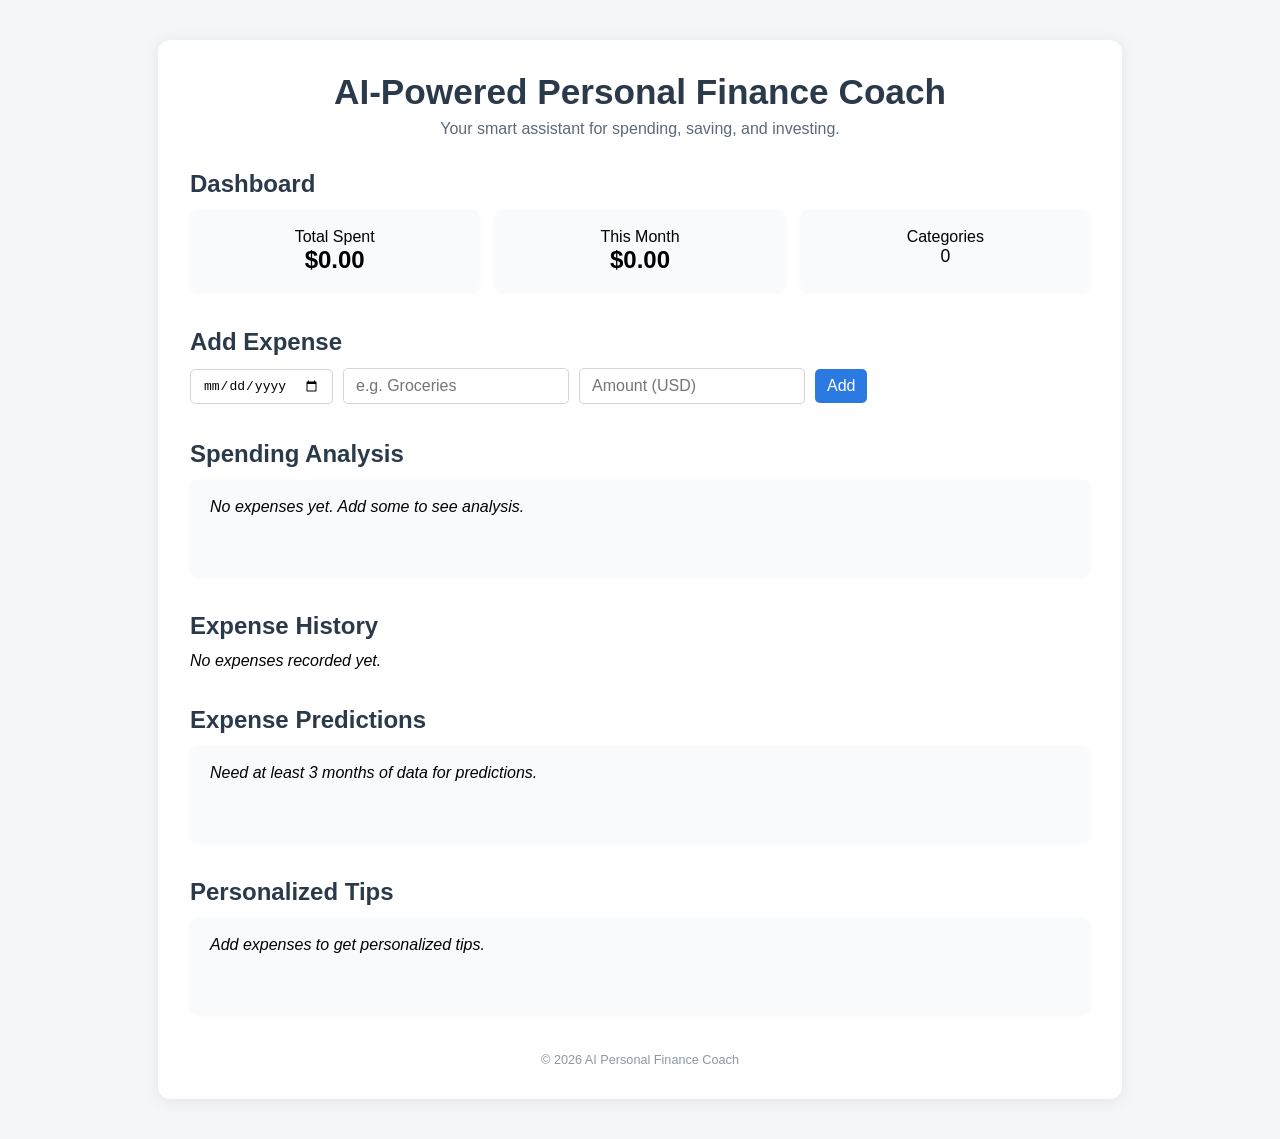
<file: ai-personal-finance-coach/index.html>
<!DOCTYPE html>
<html lang="en">
<head>
    <meta charset="UTF-8">
    <meta name="viewport" content="width=device-width, initial-scale=1.0">
    <title>AI-Powered Personal Finance Coach</title>
    <link rel="stylesheet" href="style.css">
</head>
<body>
    <div id="app-root">
        <header>
            <h1>AI-Powered Personal Finance Coach</h1>
            <p>Your smart assistant for spending, saving, and investing.</p>
        </header>
        <main>
            <section id="dashboard">
                <h2>Dashboard</h2>
                <div id="summary-cards">
                    <!-- Summary cards for balance, spending, savings, etc. -->
                </div>
            </section>
            <section id="expense-input">
                <h2>Add Expense</h2>
                <form id="expense-form">
                    <input type="date" id="expense-date" required aria-label="Date" />
                    <input type="text" id="expense-category" placeholder="e.g. Groceries" required aria-label="Category" maxlength="32" />
                    <input type="number" id="expense-amount" placeholder="Amount (USD)" min="0.01" step="0.01" required aria-label="Amount" />
                    <button type="submit" aria-label="Add Expense">Add</button>
                </form>
            </section>
            <section id="analysis">
                <h2>Spending Analysis</h2>
                <div id="analysis-content">
                    <!-- AI analysis and charts will appear here -->
                </div>
            </section>
            <section id="history">
                <h2>Expense History</h2>
                <div id="history-content">
                    <!-- Expense history table will appear here -->
                </div>
            </section>
            <section id="predictions">
                <h2>Expense Predictions</h2>
                <div id="prediction-content">
                    <!-- AI predictions will appear here -->
                </div>
            </section>
            <section id="tips">
                <h2>Personalized Tips</h2>
                <div id="tips-content">
                    <!-- AI tips will appear here -->
                </div>
            </section>
        </main>
        <footer>
            <small>&copy; 2026 AI Personal Finance Coach</small>
        </footer>
    </div>
    <script src="app.js"></script>
</body>
</html>
</file>
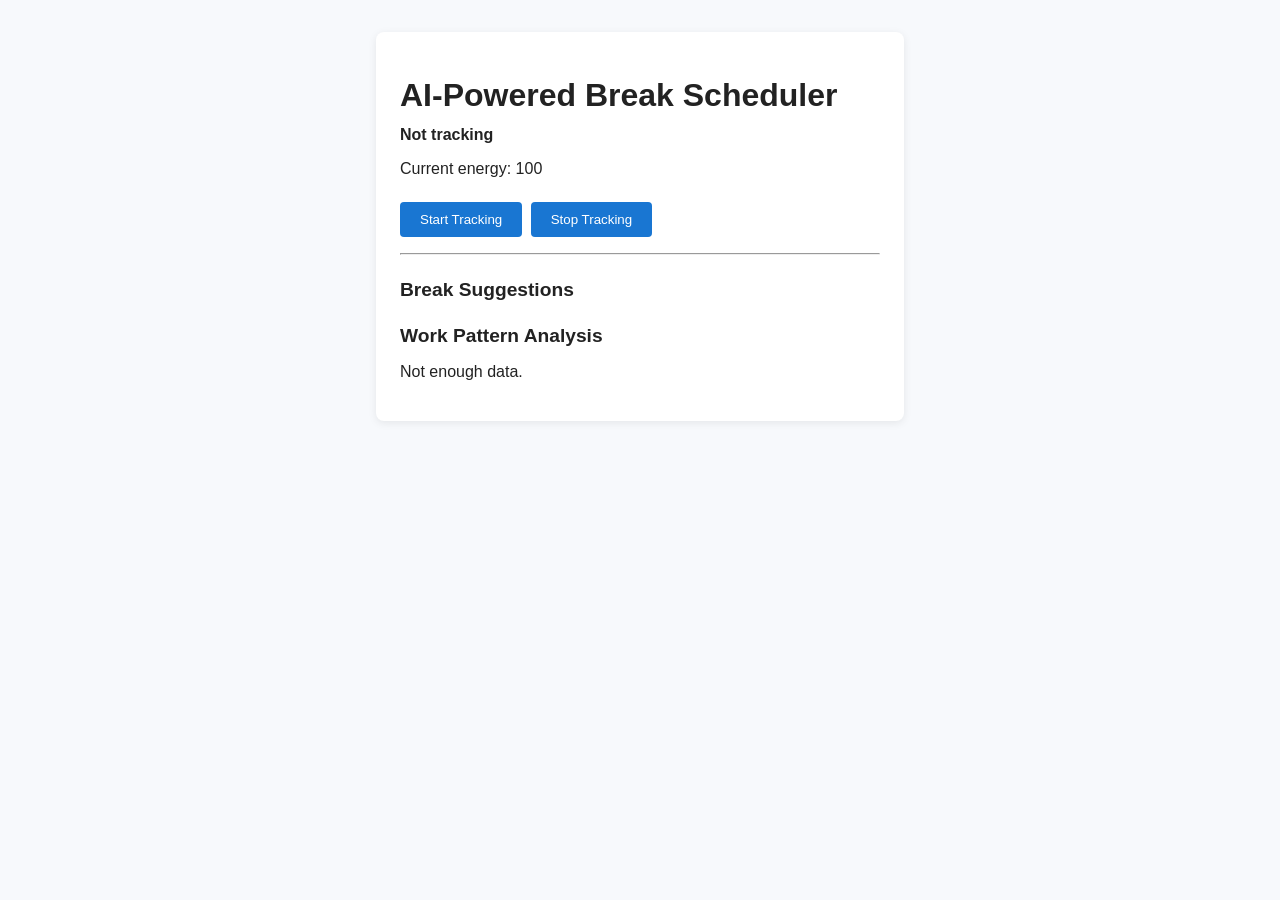
<file: ai-powered-break-scheduler/index.html>
<!DOCTYPE html>
<html lang="en">
<head>
  <meta charset="UTF-8">
  <meta name="viewport" content="width=device-width, initial-scale=1.0">
  <title>AI-Powered Break Scheduler</title>
  <link rel="stylesheet" href="styles.css">
</head>
<body>
  <div class="container">
    <h1>AI-Powered Break Scheduler</h1>
    <div id="status"></div>
    <div id="breaks"></div>
    <div id="energy"></div>
    <div id="deadlines"></div>
    <button id="start">Start Tracking</button>
    <button id="stop">Stop Tracking</button>
    <hr>
    <h2>Break Suggestions</h2>
    <ul id="suggestions"></ul>
    <h2>Work Pattern Analysis</h2>
    <div id="analysis"></div>
  </div>
  <script src="app.js"></script>
</body>
</html>
</file>
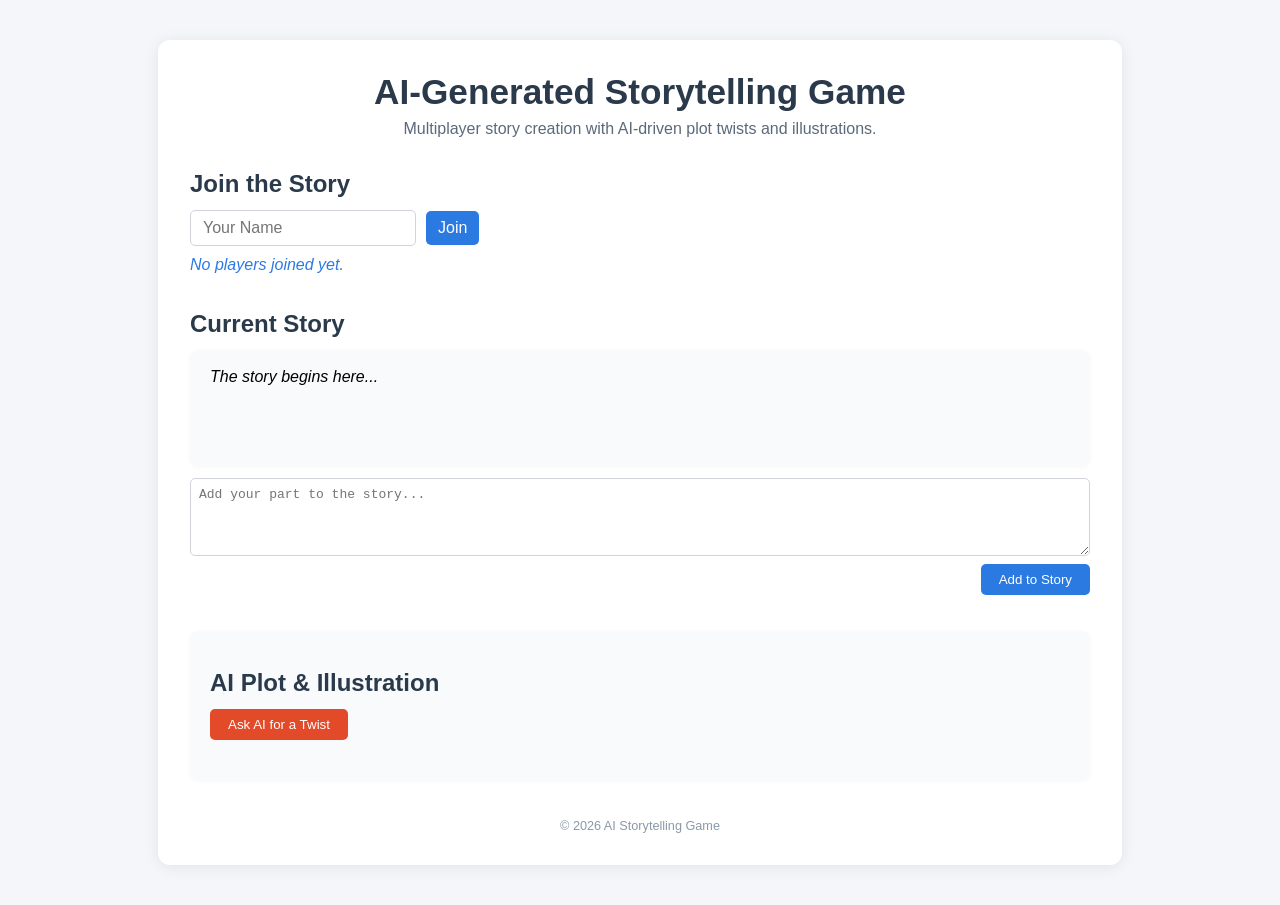
<file: ai-storytelling-game/index.html>
<!DOCTYPE html>
<html lang="en">
<head>
    <meta charset="UTF-8">
    <meta name="viewport" content="width=device-width, initial-scale=1.0">
    <title>AI-Generated Storytelling Game</title>
    <link rel="stylesheet" href="style.css">
</head>
<body>
    <div id="app-root">
        <header>
            <h1>AI-Generated Storytelling Game</h1>
            <p>Multiplayer story creation with AI-driven plot twists and illustrations.</p>
        </header>
        <main>
            <section id="player-join">
                <h2>Join the Story</h2>
                <form id="join-form">
                    <input type="text" id="player-name" placeholder="Your Name" required />
                    <button type="submit">Join</button>
                </form>
                <div id="players-list"></div>
            </section>
            <section id="story-section">
                <h2>Current Story</h2>
                <div id="story-content">
                    <!-- Story paragraphs will appear here -->
                </div>
                <form id="contribution-form">
                    <textarea id="contribution" placeholder="Add your part to the story..." required></textarea>
                    <button type="submit">Add to Story</button>
                </form>
            </section>
            <section id="ai-section">
                <h2>AI Plot & Illustration</h2>
                <button id="ai-twist-btn">Ask AI for a Twist</button>
                <div id="ai-twist"></div>
                <div id="ai-illustration"></div>
            </section>
        </main>
        <footer>
            <small>&copy; 2026 AI Storytelling Game</small>
        </footer>
    </div>
    <script src="app.js"></script>
</body>
</html>
</file>
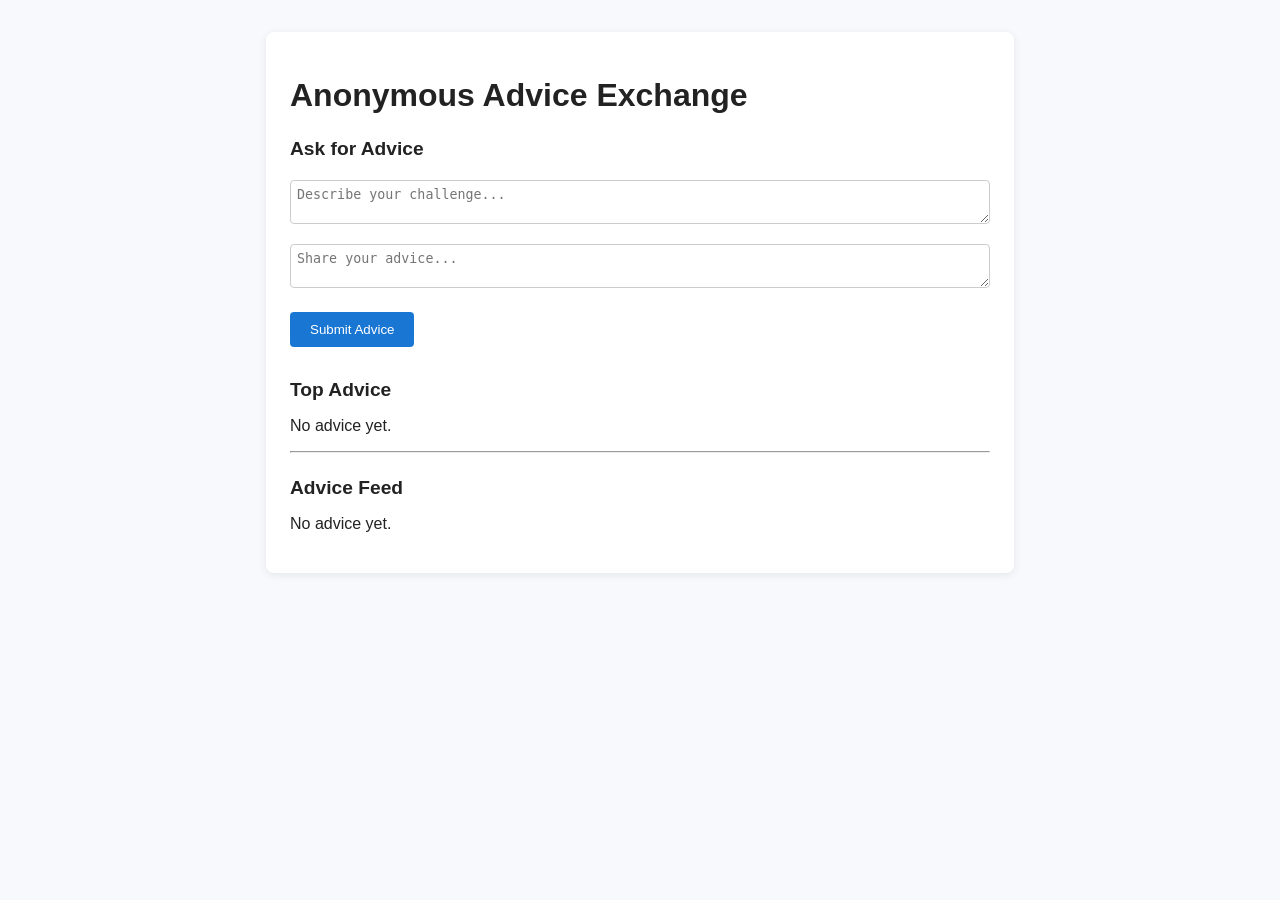
<file: anonymous-advice-exchange/index.html>
<!DOCTYPE html>
<html lang="en">
<head>
  <meta charset="UTF-8">
  <meta name="viewport" content="width=device-width, initial-scale=1.0">
  <title>Anonymous Advice Exchange</title>
  <link rel="stylesheet" href="styles.css">
</head>
<body>
  <div class="container">
    <h1>Anonymous Advice Exchange</h1>
    <div id="ask-section"></div>
    <div id="advice-section"></div>
    <hr>
    <h2>Advice Feed</h2>
    <div id="feed-section"></div>
  </div>
  <script src="app.js"></script>
</body>
</html>
</file>
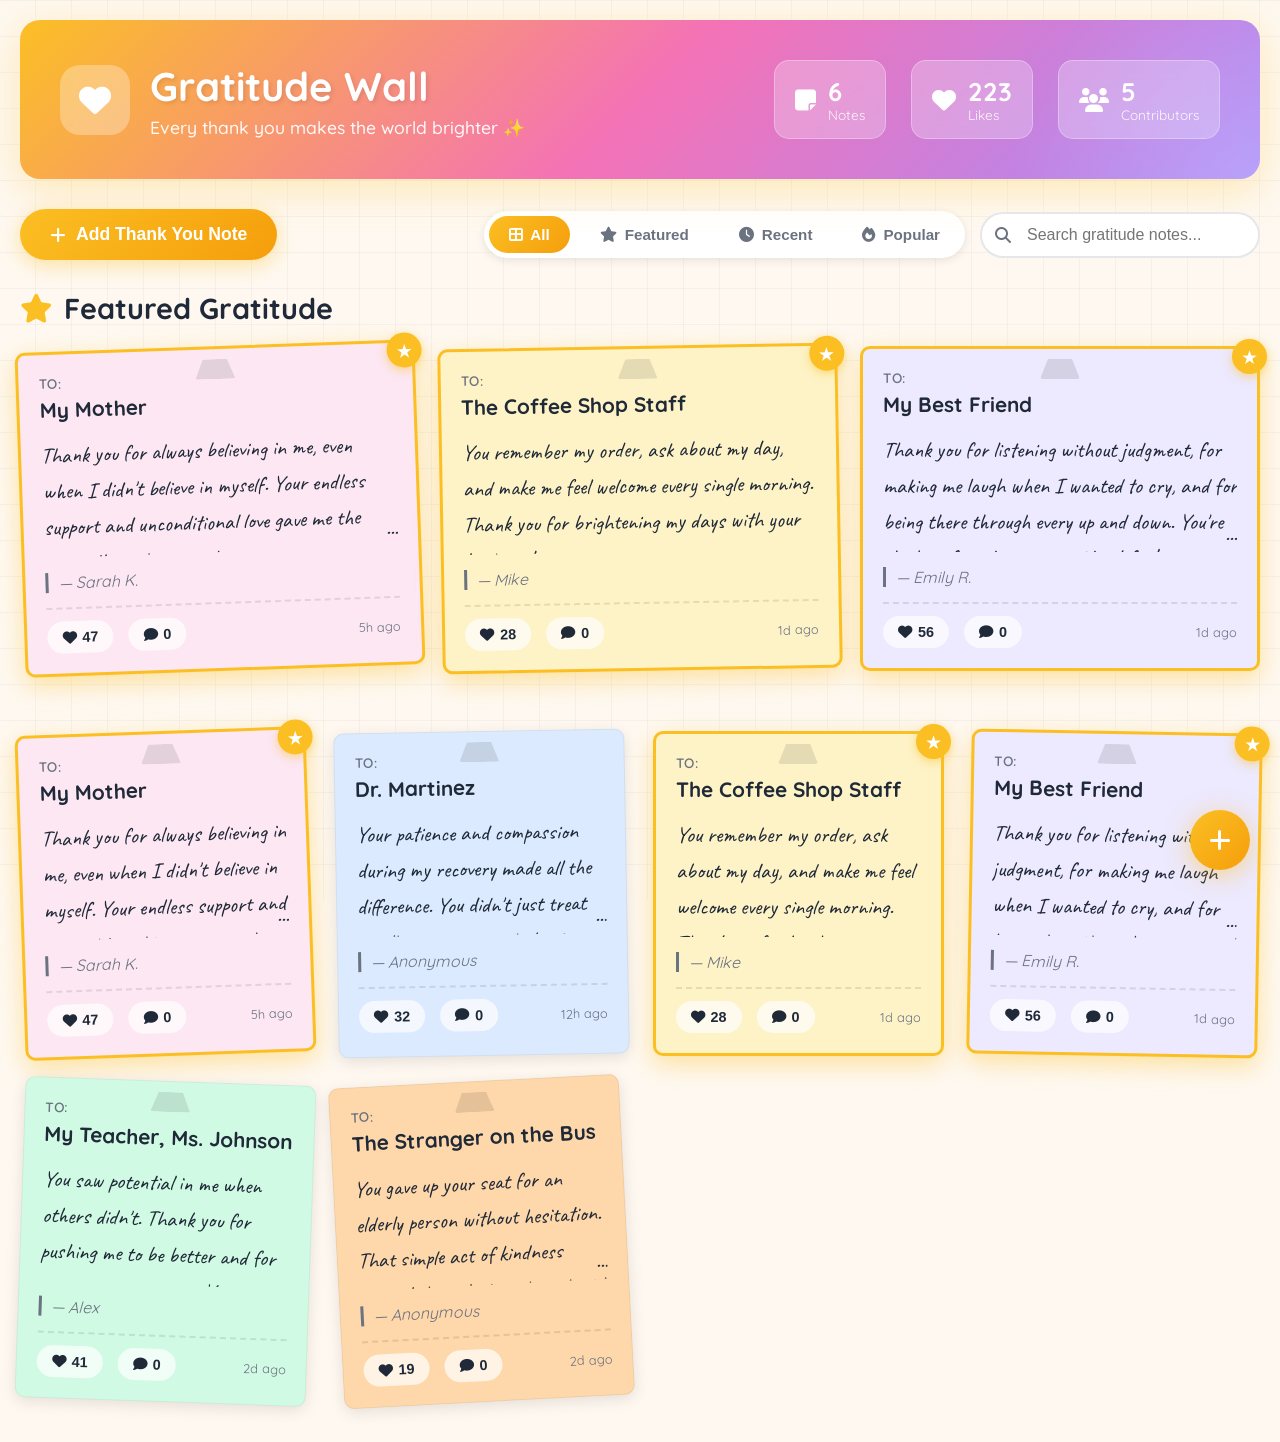
<file: community-gratitude-wall/index.html>
<!DOCTYPE html>
<html lang="en">
<head>
    <meta charset="UTF-8">
    <meta name="viewport" content="width=device-width, initial-scale=1.0">
    <title>Community Gratitude Wall | Spread Appreciation</title>
    <link rel="stylesheet" href="style.css">
    <link href="https://fonts.googleapis.com/css2?family=Quicksand:wght@300;400;500;600;700&family=Caveat:wght@400;500;600;700&display=swap" rel="stylesheet">
    <link rel="stylesheet" href="https://cdnjs.cloudflare.com/ajax/libs/font-awesome/6.4.0/css/all.min.css">
</head>
<body>
    <!-- Background Pattern -->
    <div class="background-pattern"></div>
    
    <div class="container">
        <!-- Header -->
        <header class="header">
            <div class="header-content">
                <div class="logo">
                    <div class="logo-icon">
                        <i class="fas fa-heart"></i>
                    </div>
                    <div class="logo-text">
                        <h1>Gratitude Wall</h1>
                        <p>Every thank you makes the world brighter ✨</p>
                    </div>
                </div>
                <div class="header-stats">
                    <div class="stat">
                        <i class="fas fa-sticky-note"></i>
                        <div>
                            <strong id="totalNotes">0</strong>
                            <span>Notes</span>
                        </div>
                    </div>
                    <div class="stat">
                        <i class="fas fa-heart"></i>
                        <div>
                            <strong id="totalLikes">0</strong>
                            <span>Likes</span>
                        </div>
                    </div>
                    <div class="stat">
                        <i class="fas fa-users"></i>
                        <div>
                            <strong id="totalUsers">0</strong>
                            <span>Contributors</span>
                        </div>
                    </div>
                </div>
            </div>
        </header>

        <!-- Control Panel -->
        <div class="control-panel">
            <button class="btn-add-note" id="addNoteBtn">
                <i class="fas fa-plus"></i>
                <span>Add Thank You Note</span>
            </button>
            
            <div class="view-controls">
                <div class="filter-buttons">
                    <button class="filter-btn active" data-filter="all">
                        <i class="fas fa-border-all"></i> All
                    </button>
                    <button class="filter-btn" data-filter="featured">
                        <i class="fas fa-star"></i> Featured
                    </button>
                    <button class="filter-btn" data-filter="recent">
                        <i class="fas fa-clock"></i> Recent
                    </button>
                    <button class="filter-btn" data-filter="popular">
                        <i class="fas fa-fire"></i> Popular
                    </button>
                </div>
                
                <div class="search-box">
                    <i class="fas fa-search"></i>
                    <input type="text" id="searchInput" placeholder="Search gratitude notes...">
                </div>
            </div>
        </div>

        <!-- Featured Notes Banner -->
        <section class="featured-section" id="featuredSection">
            <h2><i class="fas fa-star"></i> Featured Gratitude</h2>
            <div class="featured-carousel" id="featuredCarousel">
                <!-- Featured notes will be loaded here -->
            </div>
        </section>

        <!-- Gratitude Wall -->
        <main class="gratitude-wall" id="gratitudeWall">
            <!-- Notes will be dynamically added here -->
        </main>

        <!-- Empty State -->
        <div class="empty-state" id="emptyState" style="display: none;">
            <div class="empty-icon">
                <i class="fas fa-heart-crack"></i>
            </div>
            <h3>No gratitude notes yet</h3>
            <p>Be the first to share your appreciation!</p>
            <button class="btn-primary" onclick="document.getElementById('addNoteBtn').click()">
                <i class="fas fa-plus"></i> Add First Note
            </button>
        </div>

        <!-- Floating Action Button (Mobile) -->
        <button class="fab" id="fabBtn">
            <i class="fas fa-plus"></i>
        </button>
    </div>

    <!-- Add Note Modal -->
    <div class="modal" id="addNoteModal">
        <div class="modal-overlay"></div>
        <div class="modal-content note-modal">
            <button class="modal-close" id="closeAddModal">
                <i class="fas fa-times"></i>
            </button>
            <div class="modal-header">
                <h2>Share Your Gratitude 💝</h2>
                <p>Express your appreciation to someone special</p>
            </div>
            <form id="noteForm" class="note-form">
                <div class="form-group">
                    <label for="recipientName">
                        <i class="fas fa-user"></i> To (Recipient)
                    </label>
                    <input type="text" id="recipientName" placeholder="e.g., Sarah, My Mom, Dr. Smith" required maxlength="50">
                </div>
                
                <div class="form-group">
                    <label for="noteMessage">
                        <i class="fas fa-heart"></i> Your Message
                    </label>
                    <textarea id="noteMessage" rows="5" placeholder="Thank you for..." required maxlength="500"></textarea>
                    <span class="char-counter"><span id="charCount">0</span>/500</span>
                </div>
                
                <div class="form-group">
                    <label for="authorName">
                        <i class="fas fa-signature"></i> From (Your Name - Optional)
                    </label>
                    <input type="text" id="authorName" placeholder="Anonymous or your name" maxlength="50">
                </div>
                
                <div class="form-group">
                    <label>
                        <i class="fas fa-palette"></i> Choose a Color
                    </label>
                    <div class="color-picker">
                        <input type="radio" name="noteColor" value="yellow" id="color-yellow" checked>
                        <label for="color-yellow" class="color-option yellow"></label>
                        
                        <input type="radio" name="noteColor" value="pink" id="color-pink">
                        <label for="color-pink" class="color-option pink"></label>
                        
                        <input type="radio" name="noteColor" value="blue" id="color-blue">
                        <label for="color-blue" class="color-option blue"></label>
                        
                        <input type="radio" name="noteColor" value="green" id="color-green">
                        <label for="color-green" class="color-option green"></label>
                        
                        <input type="radio" name="noteColor" value="purple" id="color-purple">
                        <label for="color-purple" class="color-option purple"></label>
                        
                        <input type="radio" name="noteColor" value="orange" id="color-orange">
                        <label for="color-orange" class="color-option orange"></label>
                    </div>
                </div>
                
                <div class="form-actions">
                    <button type="button" class="btn-secondary" id="cancelBtn">Cancel</button>
                    <button type="submit" class="btn-primary">
                        <i class="fas fa-paper-plane"></i> Post to Wall
                    </button>
                </div>
            </form>
        </div>
    </div>

    <!-- View Note Modal -->
    <div class="modal" id="viewNoteModal">
        <div class="modal-overlay"></div>
        <div class="modal-content view-note-modal">
            <button class="modal-close" id="closeViewModal">
                <i class="fas fa-times"></i>
            </button>
            <div id="noteDetailContent">
                <!-- Note details will be loaded here -->
            </div>
        </div>
    </div>

    <!-- Success Animation -->
    <div class="success-popup" id="successPopup">
        <div class="success-content">
            <div class="success-icon">
                <i class="fas fa-check"></i>
            </div>
            <p>Gratitude note posted! 🎉</p>
        </div>
    </div>

    <script src="script.js"></script>
</body>
</html>
</file>
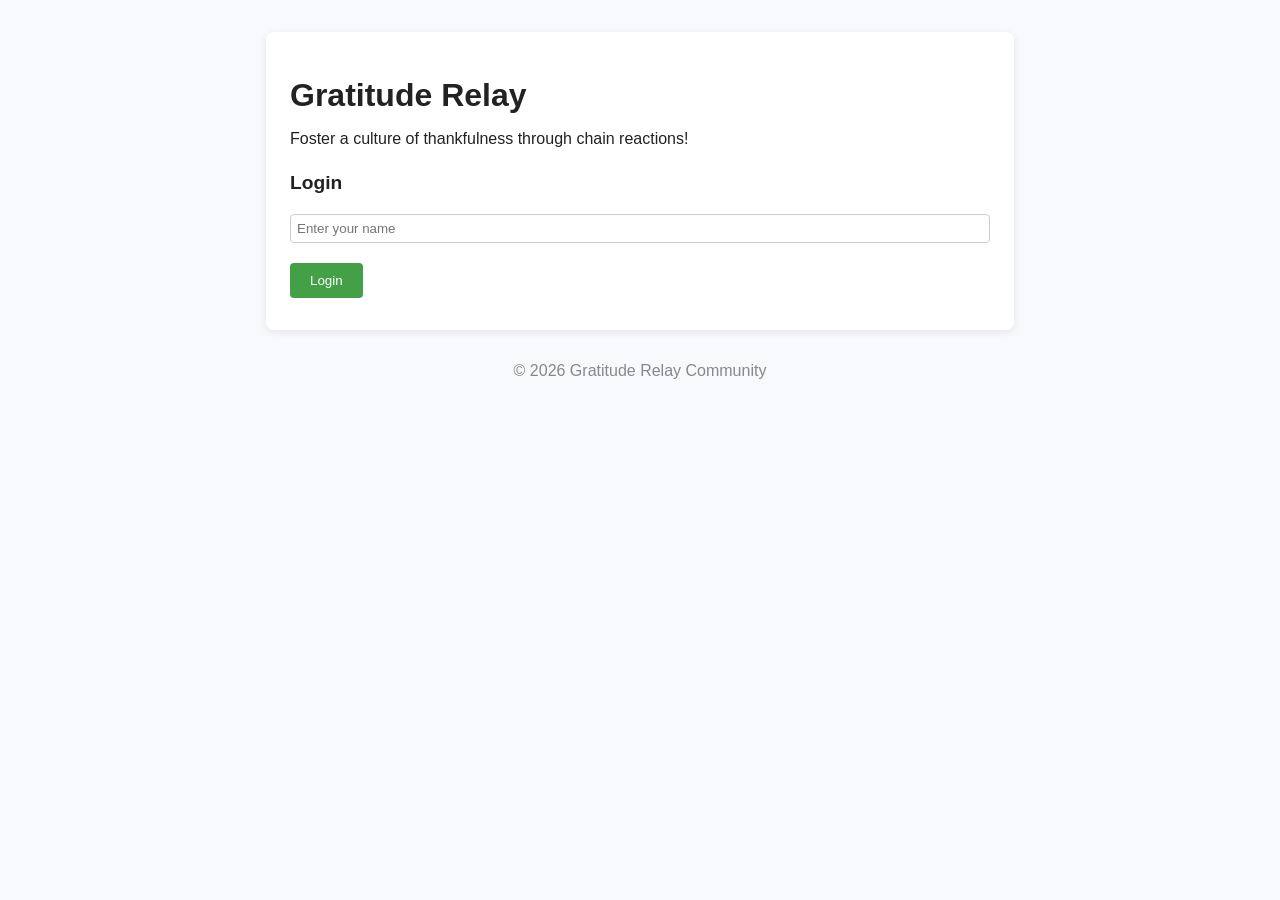
<file: compliment-chain-reaction/index.html>
<!DOCTYPE html>
<html lang="en">
<head>
  <meta charset="UTF-8">
  <meta name="viewport" content="width=device-width, initial-scale=1.0">
  <title>Compliment Chain Reaction</title>
  <link rel="stylesheet" href="styles.css">
</head>
<body>
  <div class="container">
    <header>
      <h1>Gratitude Relay</h1>
      <p>Foster a culture of thankfulness through chain reactions!</p>
    </header>
    <div id="app"></div>
  </div>
  <footer style="text-align:center; margin:2rem 0; color:#888;">
    &copy; 2026 Gratitude Relay Community
  </footer>
  <script src="app.js"></script>
</body>
</html>
  </div>
  <script src="app.js"></script>
</body>
</html>
</file>
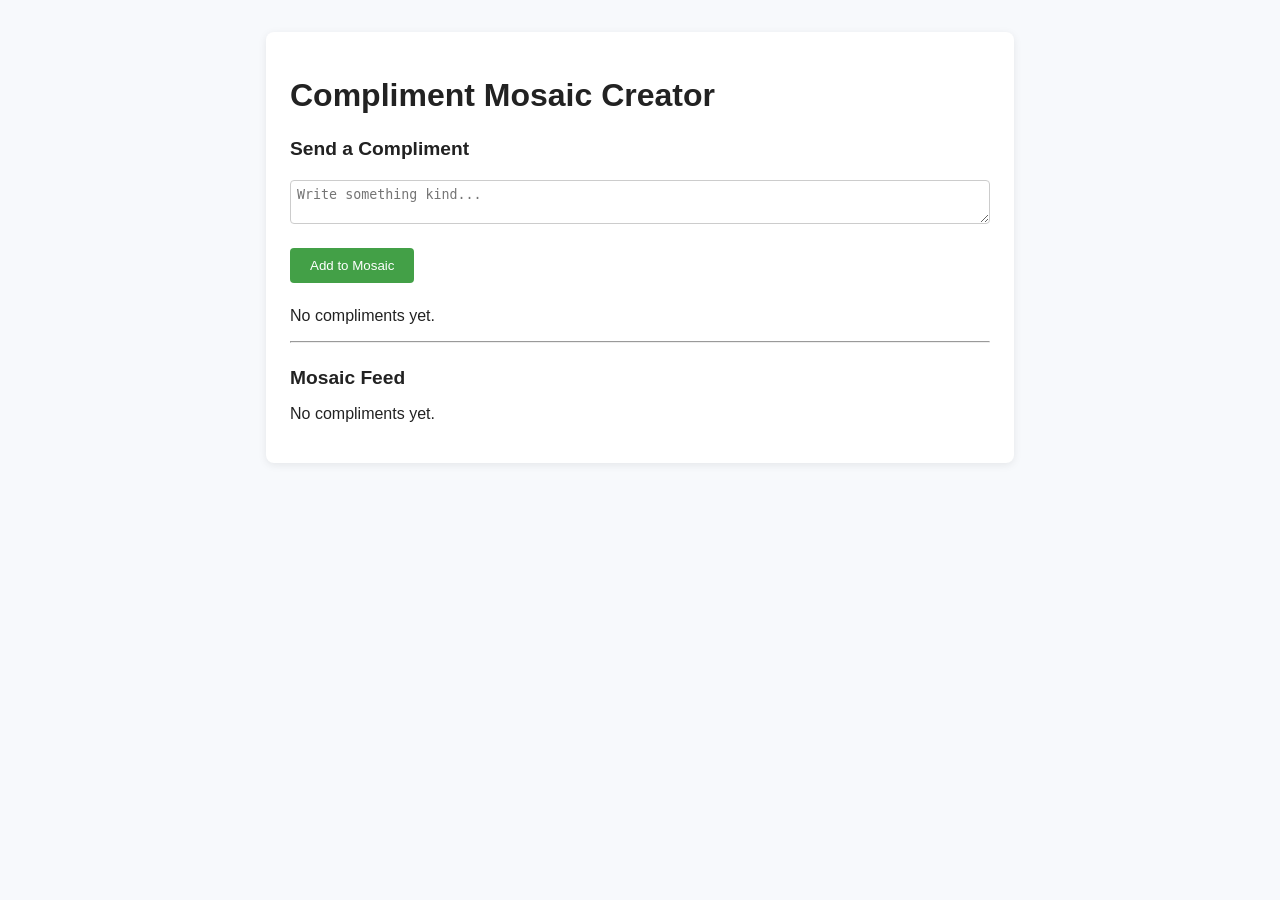
<file: compliment-mosaic-creator/index.html>
<!DOCTYPE html>
<html lang="en">
<head>
  <meta charset="UTF-8">
  <meta name="viewport" content="width=device-width, initial-scale=1.0">
  <title>Compliment Mosaic Creator</title>
  <link rel="stylesheet" href="styles.css">
</head>
<body>
  <div class="container">
    <h1>Compliment Mosaic Creator</h1>
    <div id="send-section"></div>
    <div id="mosaic-section"></div>
    <hr>
    <h2>Mosaic Feed</h2>
    <div id="feed-section"></div>
  </div>
  <script src="app.js"></script>
</body>
</html>
</file>
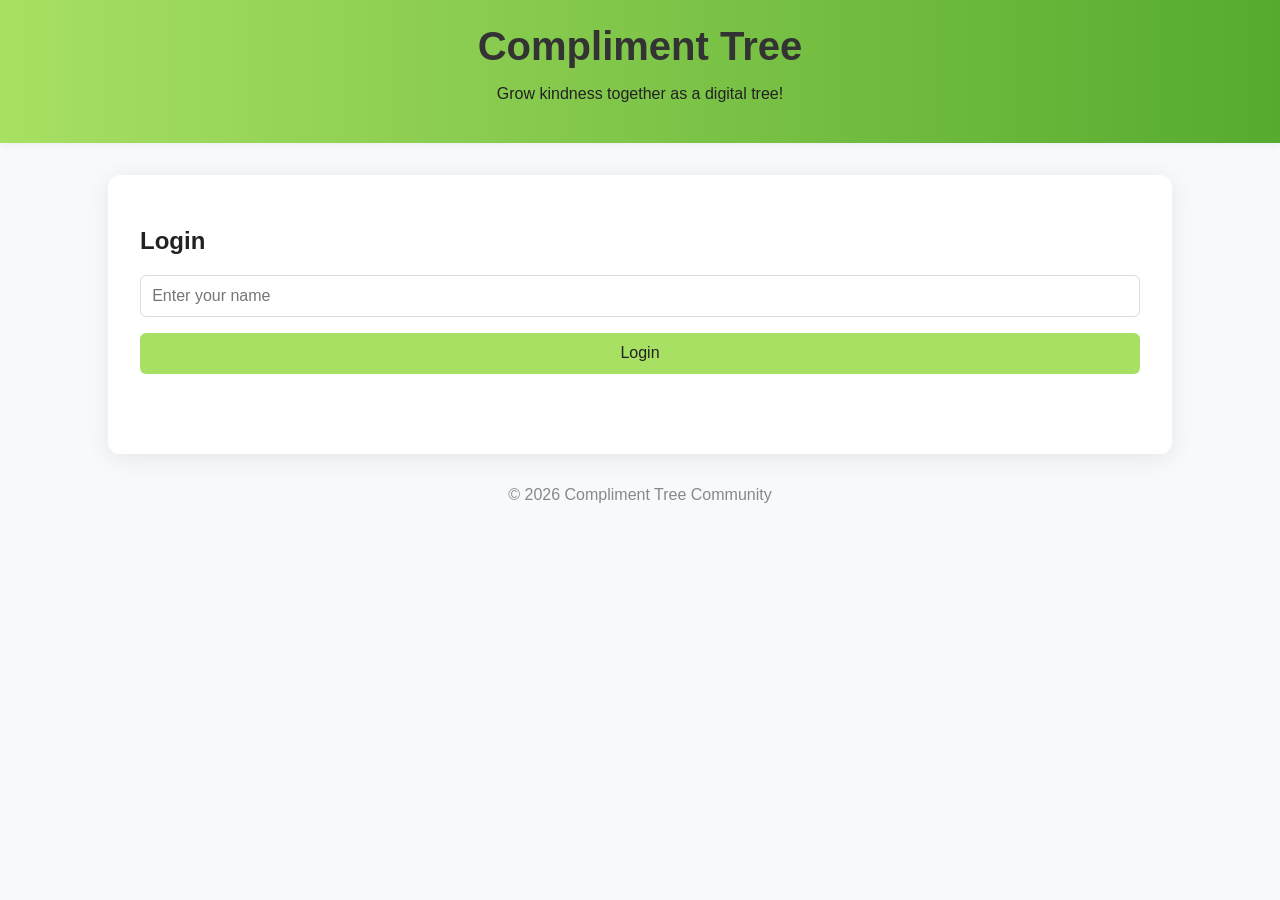
<file: compliment-tree/index.html>
<!DOCTYPE html>
<html lang="en">
<head>
  <meta charset="UTF-8">
  <meta name="viewport" content="width=device-width, initial-scale=1.0">
  <title>Compliment Tree</title>
  <link rel="stylesheet" href="style.css">
</head>
<body>
  <header>
    <h1>Compliment Tree</h1>
    <p>Grow kindness together as a digital tree!</p>
  </header>
  <div class="container">
    <div id="app"></div>
  </div>
  <footer style="text-align:center; margin:2rem 0; color:#888;">
    &copy; 2026 Compliment Tree Community
  </footer>
  <script src="tree.js"></script>
</body>
</html>
</file>
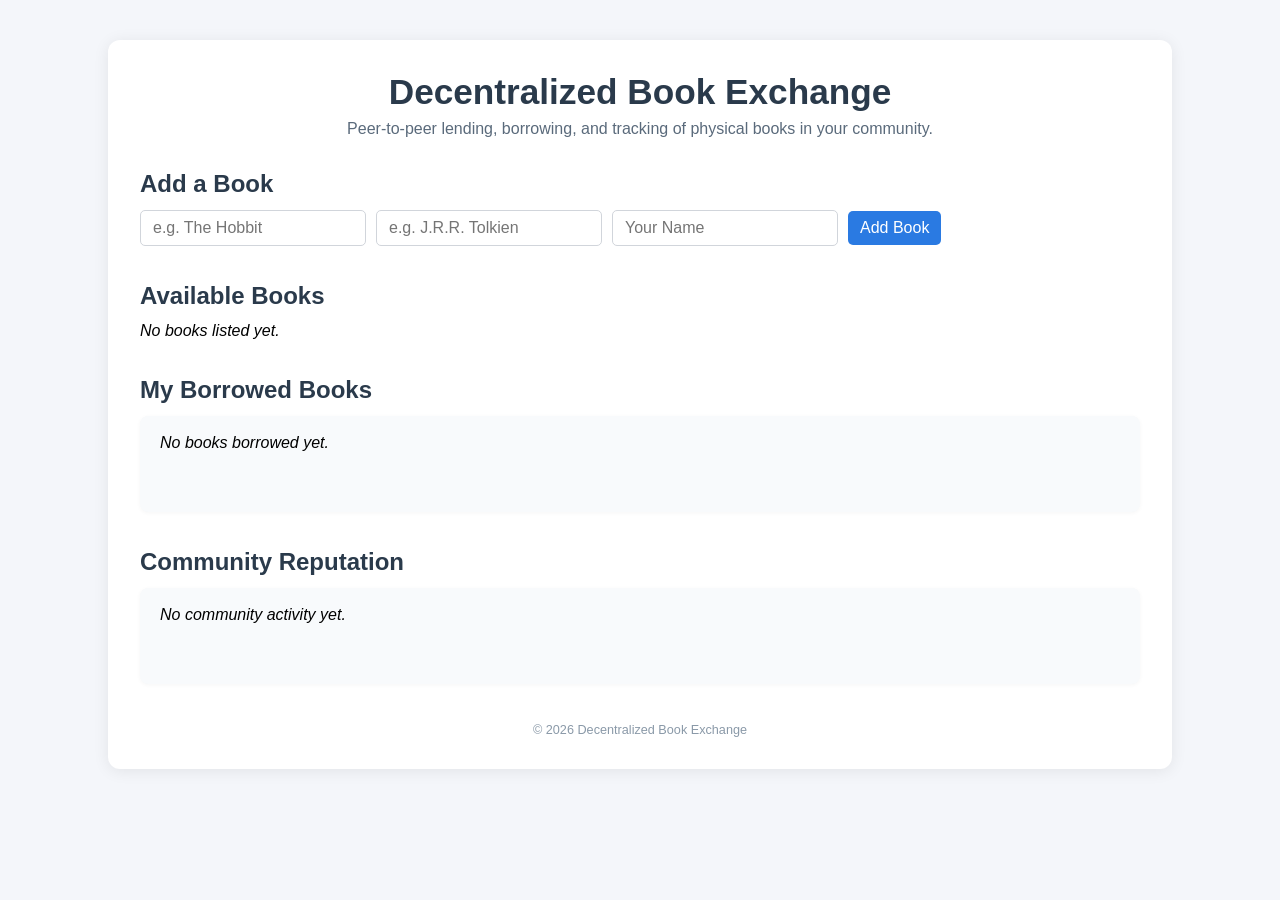
<file: decentralized-book-exchange/index.html>
<!DOCTYPE html>
<html lang="en">
<head>
    <meta charset="UTF-8">
    <meta name="viewport" content="width=device-width, initial-scale=1.0">
    <title>Decentralized Book Exchange</title>
    <link rel="stylesheet" href="style.css">
</head>
<body>
    <div id="app-root">
        <header>
            <h1>Decentralized Book Exchange</h1>
            <p>Peer-to-peer lending, borrowing, and tracking of physical books in your community.</p>
        </header>
        <main>
            <section id="book-logger">
                <h2>Add a Book</h2>
                <form id="book-form">
                    <input type="text" id="book-title" placeholder="e.g. The Hobbit" required aria-label="Book Title" maxlength="64" />
                    <input type="text" id="book-author" placeholder="e.g. J.R.R. Tolkien" required aria-label="Author" maxlength="32" />
                    <input type="text" id="book-owner" placeholder="Your Name" required aria-label="Owner Name" maxlength="24" />
                    <button type="submit" aria-label="Add Book">Add Book</button>
                </form>
            </section>
            <section id="book-list">
                <h2>Available Books</h2>
                <div id="books-content">
                    <!-- Book cards will appear here -->
                </div>
            </section>
            <section id="my-borrows">
                <h2>My Borrowed Books</h2>
                <div id="borrows-content">
                    <!-- Borrowed books will appear here -->
                </div>
            </section>
            <section id="reputation">
                <h2>Community Reputation</h2>
                <div id="reputation-content">
                    <!-- Trust/reputation info will appear here -->
                </div>
            </section>
        </main>
        <footer>
            <small>&copy; 2026 Decentralized Book Exchange</small>
        </footer>
    </div>
    <script src="app.js"></script>
</body>
</html>
</file>
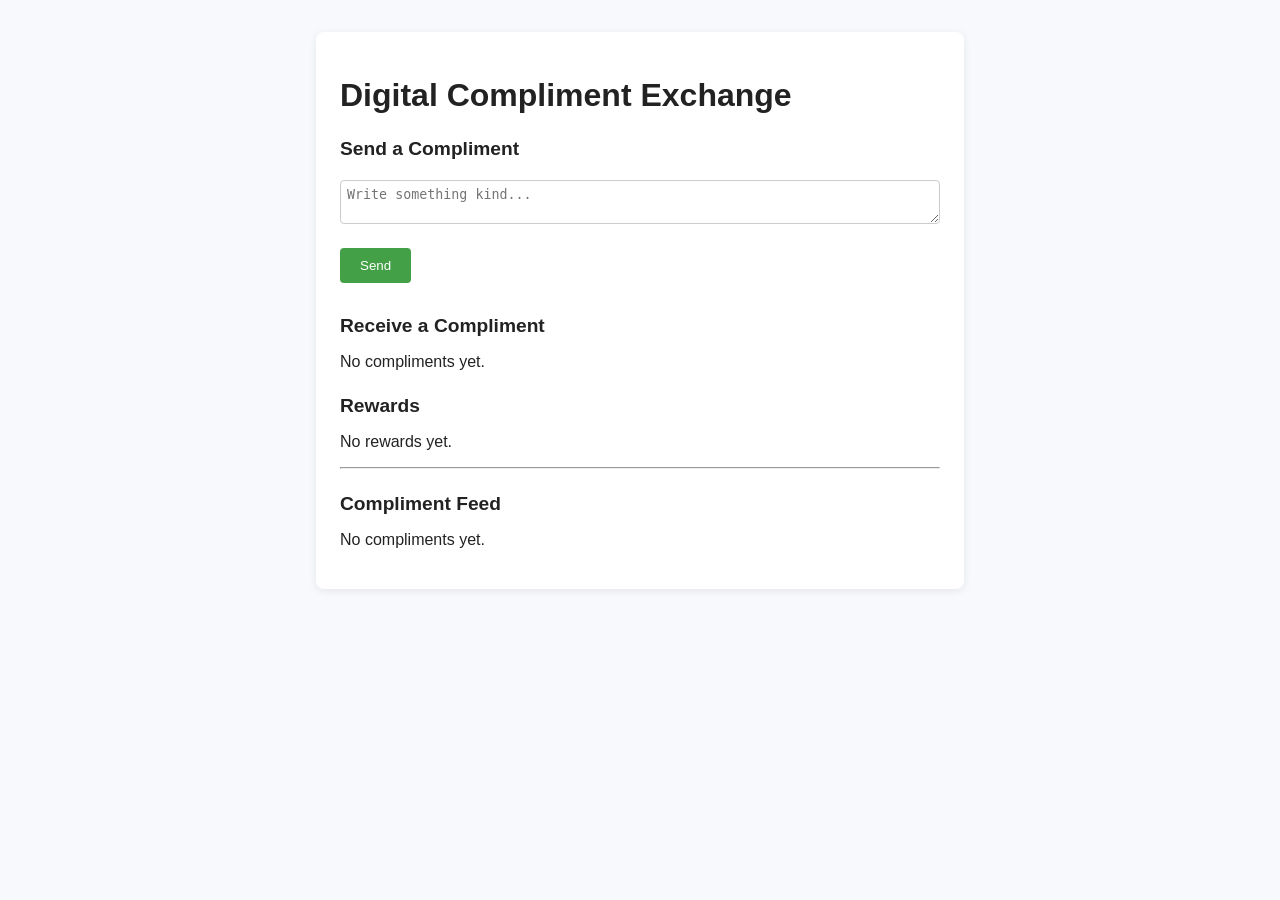
<file: digital-compliment-exchange/index.html>
<!DOCTYPE html>
<html lang="en">
<head>
  <meta charset="UTF-8">
  <meta name="viewport" content="width=device-width, initial-scale=1.0">
  <title>Digital Compliment Exchange</title>
  <link rel="stylesheet" href="styles.css">
</head>
<body>
  <div class="container">
    <h1>Digital Compliment Exchange</h1>
    <div id="send-section"></div>
    <div id="receive-section"></div>
    <div id="reward-section"></div>
    <hr>
    <h2>Compliment Feed</h2>
    <div id="feed-section"></div>
  </div>
  <script src="app.js"></script>
</body>
</html>
</file>
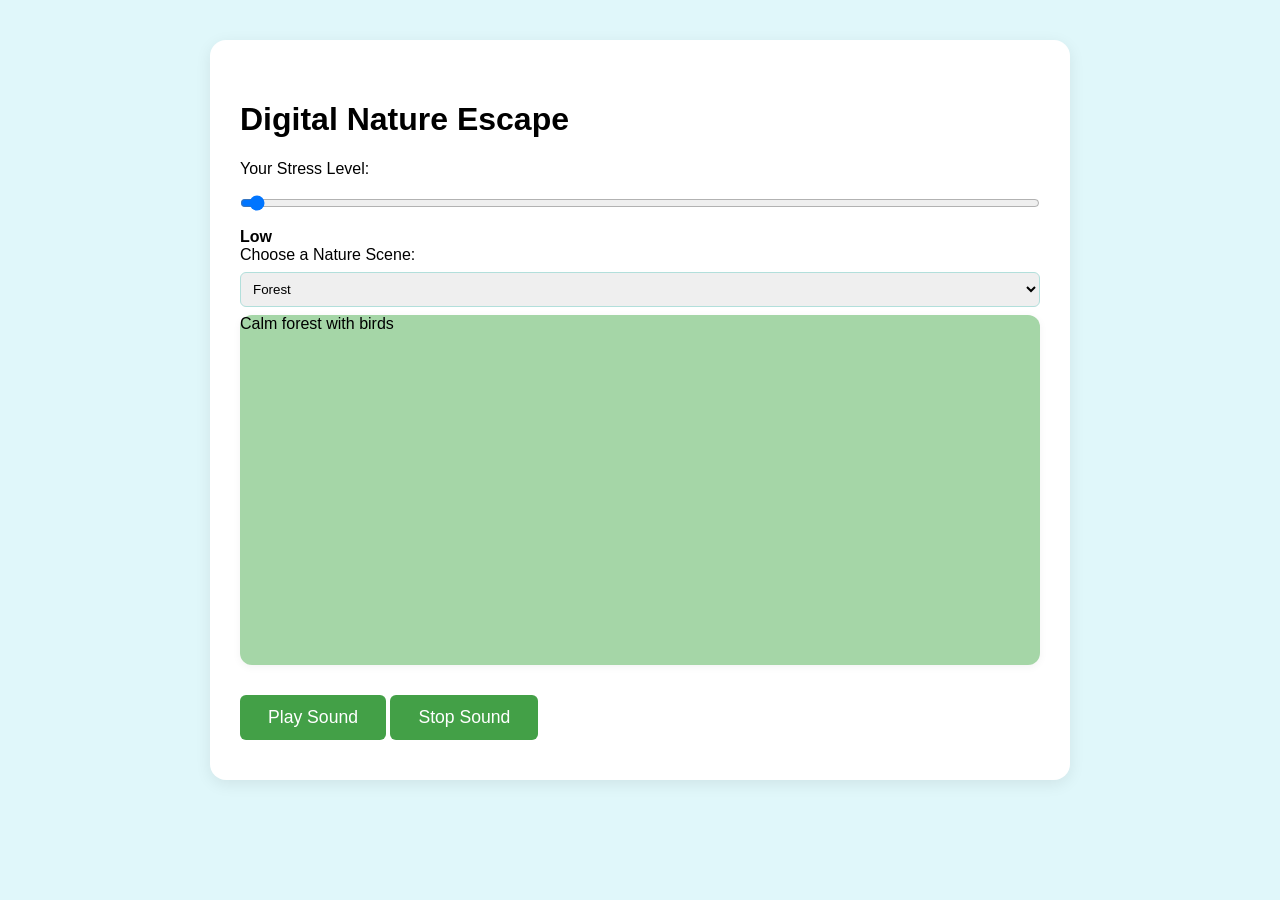
<file: digital-nature-escape/index.html>
<!DOCTYPE html>
<html lang="en">
<head>
  <meta charset="UTF-8">
  <meta name="viewport" content="width=device-width, initial-scale=1.0">
  <title>Digital Nature Escape</title>
  <link rel="stylesheet" href="style.css">
</head>
<body>
  <div id="app"></div>
  <script src="app.js"></script>
</body>
</html>
</file>
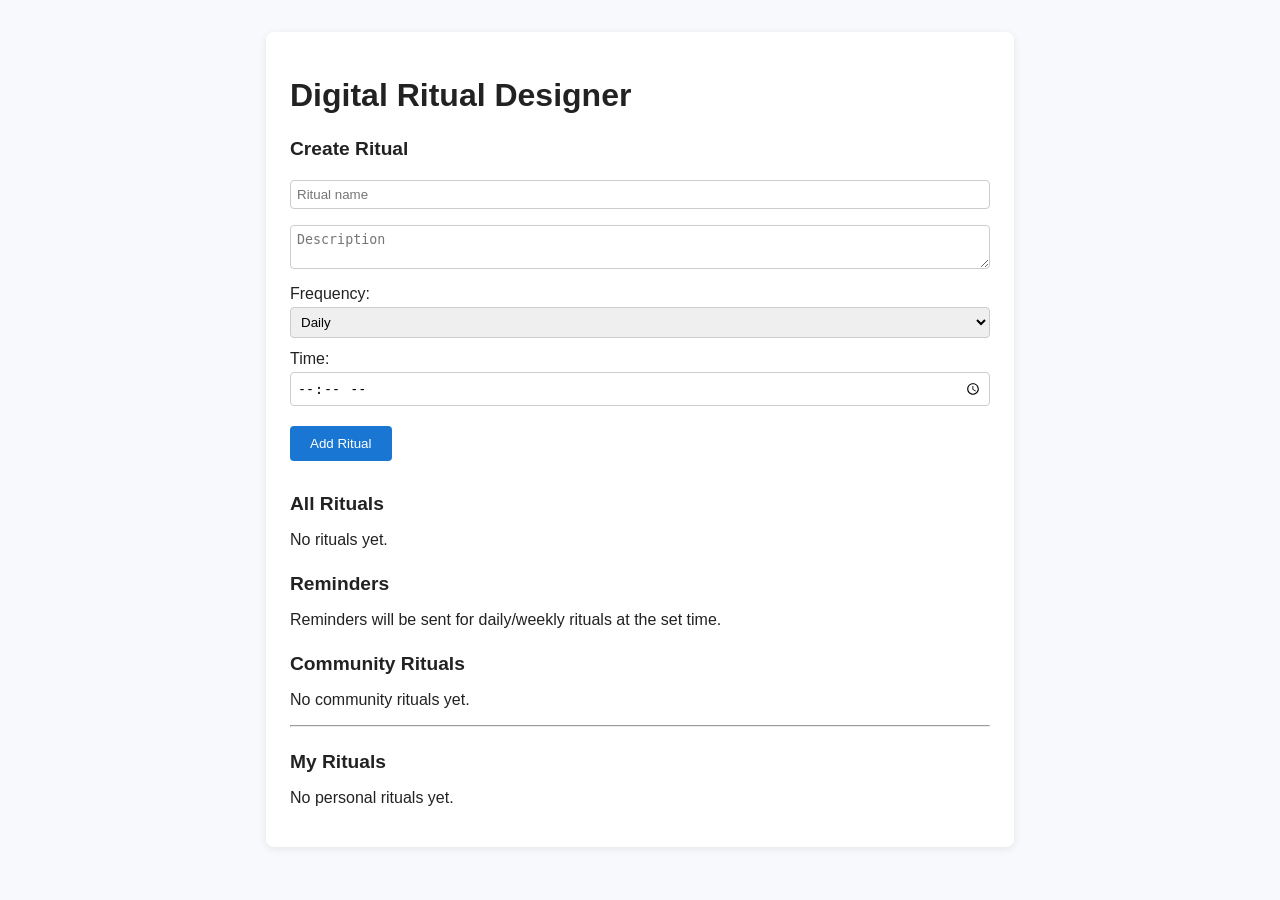
<file: digital-ritual-designer/index.html>
<!DOCTYPE html>
<html lang="en">
<head>
  <meta charset="UTF-8">
  <meta name="viewport" content="width=device-width, initial-scale=1.0">
  <title>Digital Ritual Designer</title>
  <link rel="stylesheet" href="styles.css">
</head>
<body>
  <div class="container">
    <h1>Digital Ritual Designer</h1>
    <div id="create-section"></div>
    <div id="rituals-section"></div>
    <div id="reminder-section"></div>
    <div id="community-section"></div>
    <hr>
    <h2>My Rituals</h2>
    <div id="my-rituals-section"></div>
  </div>
  <script src="app.js"></script>
</body>
</html>
</file>
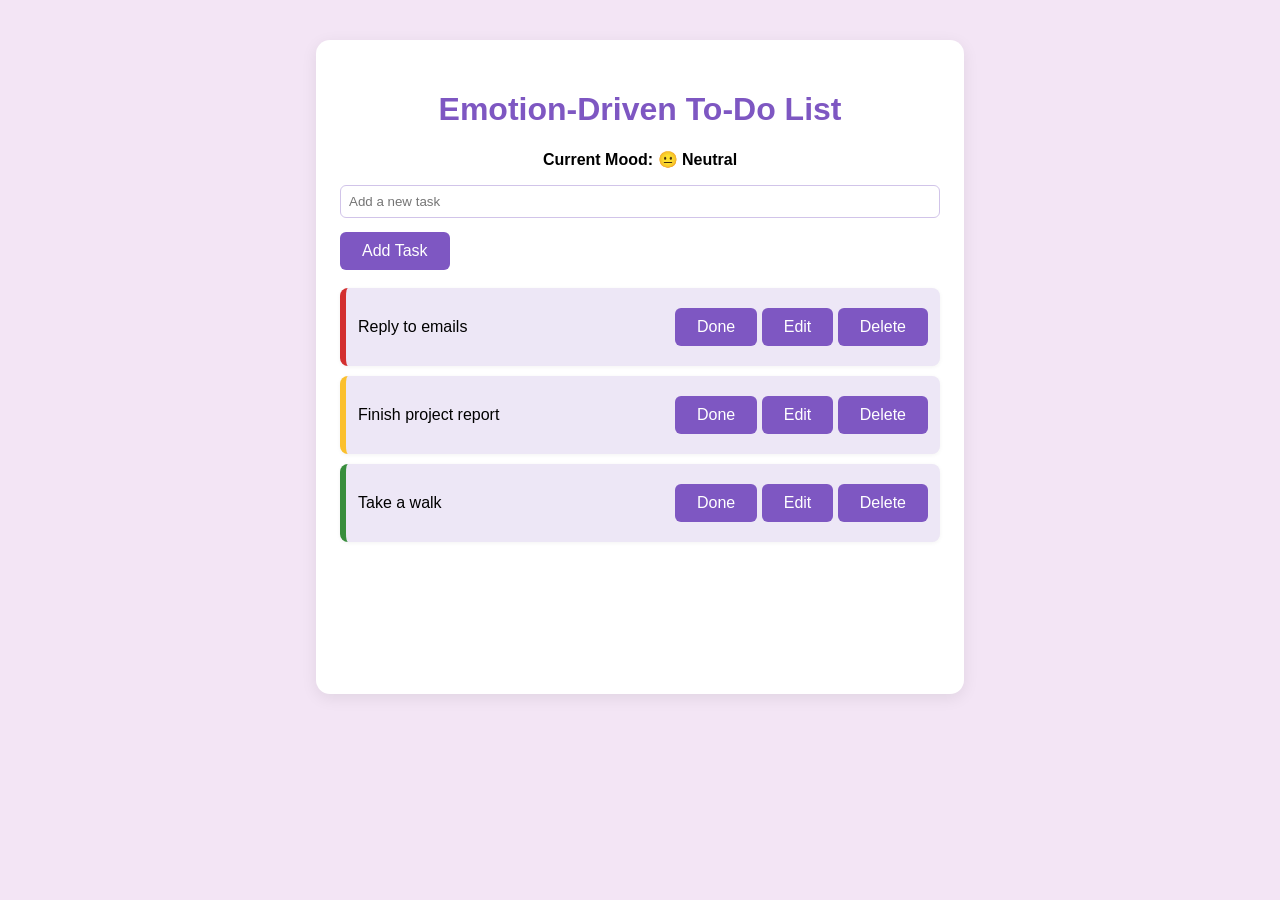
<file: emotion-driven-todo-list/index.html>
<!DOCTYPE html>
<html lang="en">
<head>
  <meta charset="UTF-8">
  <meta name="viewport" content="width=device-width, initial-scale=1.0">
  <title>Emotion-Driven To-Do List</title>
  <link rel="stylesheet" href="style.css">
</head>
<body>
  <div id="app"></div>
  <script src="app.js"></script>
</body>
</html>
</file>
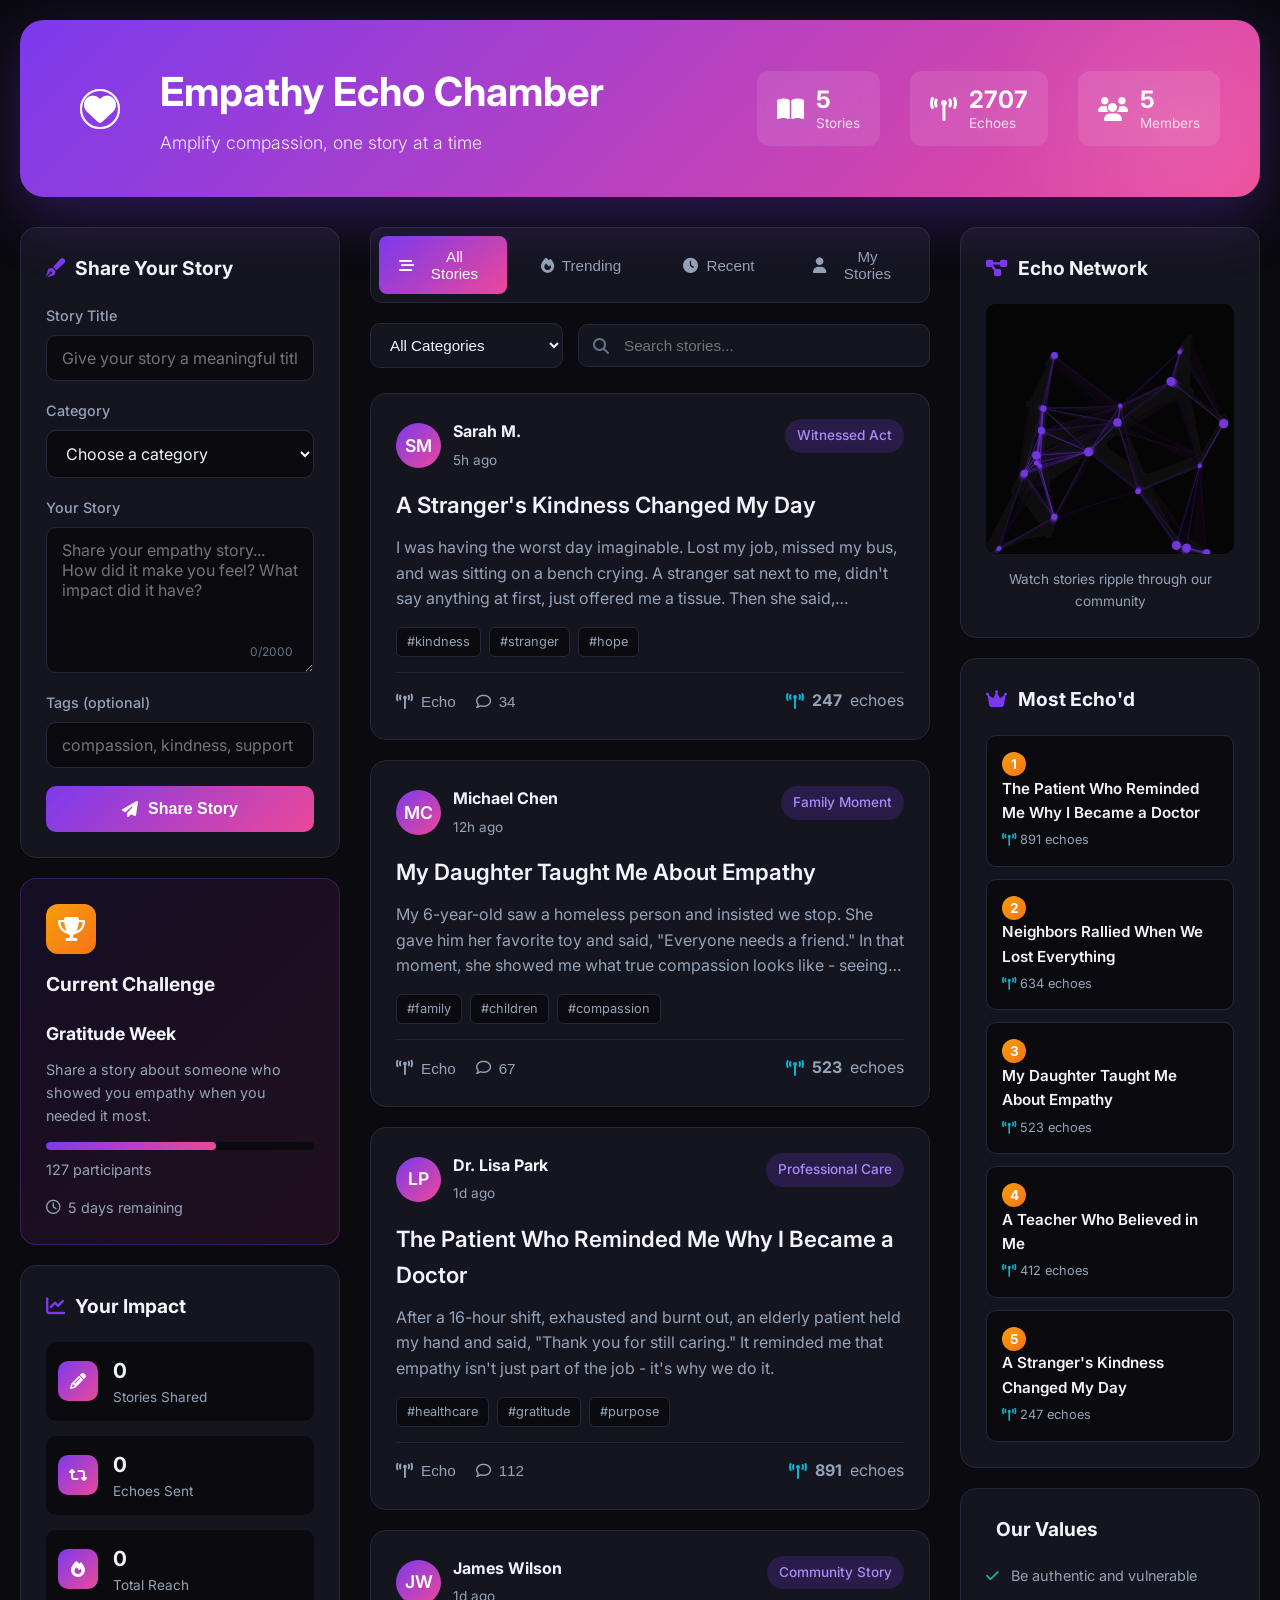
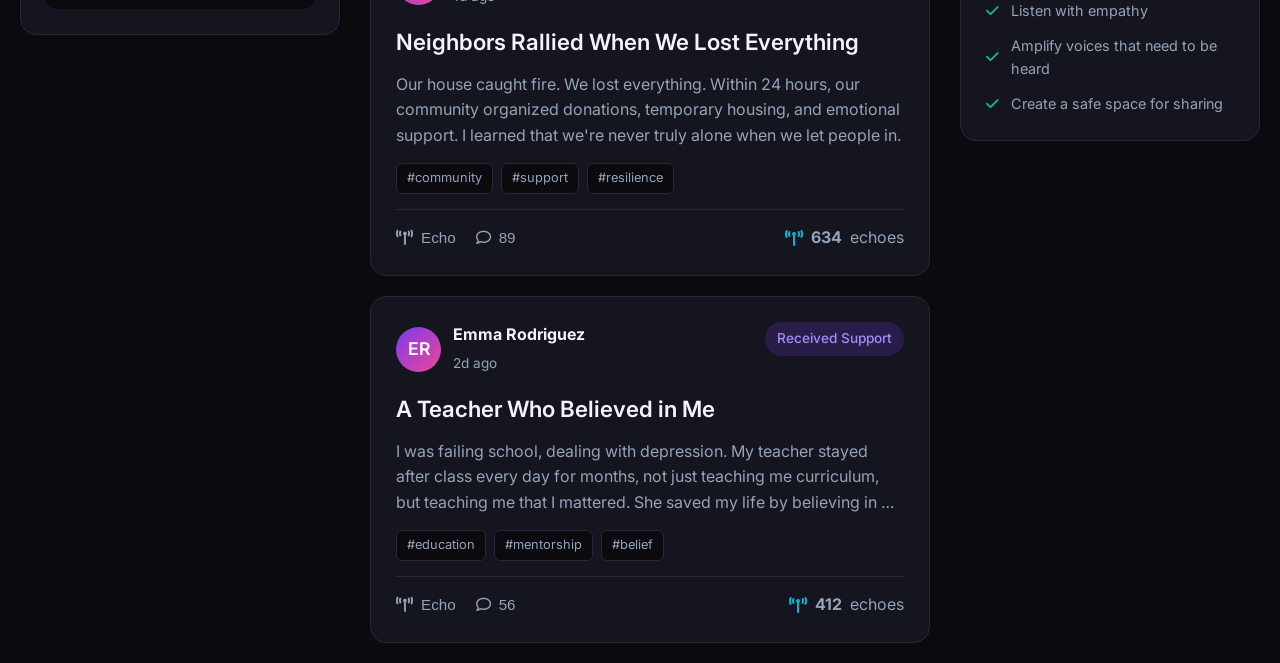
<file: empathy-echo-chamber/index.html>
<!DOCTYPE html>
<html lang="en">
<head>
    <meta charset="UTF-8">
    <meta name="viewport" content="width=device-width, initial-scale=1.0">
    <title>Empathy Echo Chamber | Amplify Compassion</title>
    <link rel="stylesheet" href="style.css">
    <link href="https://fonts.googleapis.com/css2?family=Inter:wght@300;400;500;600;700&display=swap" rel="stylesheet">
    <link rel="stylesheet" href="https://cdnjs.cloudflare.com/ajax/libs/font-awesome/6.4.0/css/all.min.css">
</head>
<body>
    <div class="container">
        <!-- Header -->
        <header class="header">
            <div class="header-content">
                <div class="logo-section">
                    <div class="echo-animation">
                        <i class="fas fa-heart"></i>
                        <span class="echo-ring ring-1"></span>
                        <span class="echo-ring ring-2"></span>
                        <span class="echo-ring ring-3"></span>
                    </div>
                    <div class="header-text">
                        <h1>Empathy Echo Chamber</h1>
                        <p class="tagline">Amplify compassion, one story at a time</p>
                    </div>
                </div>
                <div class="header-stats">
                    <div class="stat-item">
                        <i class="fas fa-book-open"></i>
                        <div>
                            <strong id="totalStories">0</strong>
                            <span>Stories</span>
                        </div>
                    </div>
                    <div class="stat-item">
                        <i class="fas fa-broadcast-tower"></i>
                        <div>
                            <strong id="totalEchoes">0</strong>
                            <span>Echoes</span>
                        </div>
                    </div>
                    <div class="stat-item">
                        <i class="fas fa-users"></i>
                        <div>
                            <strong id="activeUsers">0</strong>
                            <span>Members</span>
                        </div>
                    </div>
                </div>
            </div>
        </header>

        <!-- Main Content Grid -->
        <div class="main-grid">
            <!-- Left Sidebar -->
            <aside class="left-sidebar">
                <!-- Share Story Card -->
                <section class="share-story-card">
                    <h2><i class="fas fa-pen-fancy"></i> Share Your Story</h2>
                    <form id="storyForm" class="story-form">
                        <div class="form-group">
                            <label for="storyTitle">Story Title</label>
                            <input type="text" id="storyTitle" placeholder="Give your story a meaningful title..." required maxlength="100">
                        </div>
                        <div class="form-group">
                            <label for="storyCategory">Category</label>
                            <select id="storyCategory" required>
                                <option value="">Choose a category</option>
                                <option value="personal">Personal Experience</option>
                                <option value="witnessed">Witnessed Act</option>
                                <option value="received">Received Support</option>
                                <option value="community">Community Story</option>
                                <option value="professional">Professional Care</option>
                                <option value="family">Family Moment</option>
                            </select>
                        </div>
                        <div class="form-group">
                            <label for="storyContent">Your Story</label>
                            <textarea id="storyContent" rows="6" placeholder="Share your empathy story... How did it make you feel? What impact did it have?" required maxlength="2000"></textarea>
                            <span class="char-count"><span id="charCount">0</span>/2000</span>
                        </div>
                        <div class="form-group tags-group">
                            <label for="storyTags">Tags (optional)</label>
                            <input type="text" id="storyTags" placeholder="compassion, kindness, support (comma separated)">
                        </div>
                        <button type="submit" class="btn-primary">
                            <i class="fas fa-paper-plane"></i> Share Story
                        </button>
                    </form>
                </section>

                <!-- Active Challenge -->
                <section class="challenge-card">
                    <div class="challenge-badge">
                        <i class="fas fa-trophy"></i>
                    </div>
                    <h3>Current Challenge</h3>
                    <h4 id="challengeTitle">Gratitude Week</h4>
                    <p id="challengeDescription">Share a story about someone who showed you empathy when you needed it most.</p>
                    <div class="challenge-progress">
                        <div class="progress-bar">
                            <div id="challengeProgressBar" class="progress-fill"></div>
                        </div>
                        <p><span id="challengeParticipants">0</span> participants</p>
                    </div>
                    <div class="challenge-timer">
                        <i class="far fa-clock"></i>
                        <span id="challengeTimer">5 days remaining</span>
                    </div>
                </section>

                <!-- User Impact -->
                <section class="user-impact-card">
                    <h3><i class="fas fa-chart-line"></i> Your Impact</h3>
                    <div class="impact-stats">
                        <div class="impact-item">
                            <div class="impact-icon">
                                <i class="fas fa-pencil-alt"></i>
                            </div>
                            <div class="impact-details">
                                <strong id="userStories">0</strong>
                                <span>Stories Shared</span>
                            </div>
                        </div>
                        <div class="impact-item">
                            <div class="impact-icon">
                                <i class="fas fa-retweet"></i>
                            </div>
                            <div class="impact-details">
                                <strong id="userEchoes">0</strong>
                                <span>Echoes Sent</span>
                            </div>
                        </div>
                        <div class="impact-item">
                            <div class="impact-icon">
                                <i class="fas fa-fire"></i>
                            </div>
                            <div class="impact-details">
                                <strong id="userReach">0</strong>
                                <span>Total Reach</span>
                            </div>
                        </div>
                    </div>
                </section>
            </aside>

            <!-- Main Content -->
            <main class="main-content">
                <!-- Navigation Tabs -->
                <div class="content-tabs">
                    <button class="tab-btn active" data-tab="all">
                        <i class="fas fa-stream"></i> All Stories
                    </button>
                    <button class="tab-btn" data-tab="trending">
                        <i class="fas fa-fire"></i> Trending
                    </button>
                    <button class="tab-btn" data-tab="recent">
                        <i class="fas fa-clock"></i> Recent
                    </button>
                    <button class="tab-btn" data-tab="mystories">
                        <i class="fas fa-user"></i> My Stories
                    </button>
                </div>

                <!-- Filter Bar -->
                <div class="filter-bar">
                    <div class="filter-group">
                        <select id="categoryFilter" class="filter-select">
                            <option value="all">All Categories</option>
                            <option value="personal">Personal Experience</option>
                            <option value="witnessed">Witnessed Act</option>
                            <option value="received">Received Support</option>
                            <option value="community">Community Story</option>
                            <option value="professional">Professional Care</option>
                            <option value="family">Family Moment</option>
                        </select>
                    </div>
                    <div class="search-box">
                        <i class="fas fa-search"></i>
                        <input type="text" id="searchInput" placeholder="Search stories...">
                    </div>
                </div>

                <!-- Stories Feed -->
                <div id="storiesFeed" class="stories-feed">
                    <!-- Stories will be dynamically loaded here -->
                </div>
            </main>

            <!-- Right Sidebar -->
            <aside class="right-sidebar">
                <!-- Echo Network Visualization -->
                <section class="echo-network-card">
                    <h3><i class="fas fa-project-diagram"></i> Echo Network</h3>
                    <div id="networkCanvas" class="network-canvas">
                        <canvas id="echoNetwork"></canvas>
                    </div>
                    <p class="network-info">Watch stories ripple through our community</p>
                </section>

                <!-- Top Echo'd Stories -->
                <section class="top-stories-card">
                    <h3><i class="fas fa-crown"></i> Most Echo'd</h3>
                    <div id="topStories" class="top-stories-list">
                        <!-- Top stories will be loaded here -->
                    </div>
                </section>

                <!-- Community Guidelines -->
                <section class="guidelines-card">
                    <h3><i class="fas fa-heart-circle"></i> Our Values</h3>
                    <ul class="guidelines-list">
                        <li><i class="fas fa-check"></i> Be authentic and vulnerable</li>
                        <li><i class="fas fa-check"></i> Listen with empathy</li>
                        <li><i class="fas fa-check"></i> Amplify voices that need to be heard</li>
                        <li><i class="fas fa-check"></i> Create a safe space for sharing</li>
                    </ul>
                </section>
            </aside>
        </div>
    </div>

    <!-- Story Detail Modal -->
    <div id="storyModal" class="modal">
        <div class="modal-content story-modal">
            <button class="modal-close" id="closeStoryModal">
                <i class="fas fa-times"></i>
            </button>
            <div class="modal-body" id="storyModalContent">
                <!-- Story details will be loaded here -->
            </div>
        </div>
    </div>

    <!-- Success Modal -->
    <div id="successModal" class="modal">
        <div class="modal-content success-modal">
            <div class="success-animation">
                <div class="success-checkmark">
                    <i class="fas fa-check"></i>
                </div>
                <div class="ripple-effect"></div>
            </div>
            <h2>Story Shared!</h2>
            <p>Your story is now part of our empathy network. Watch it echo through the community.</p>
            <button class="btn-primary" id="closeSuccessModal">Continue</button>
        </div>
    </div>

    <script src="script.js"></script>
</body>
</html>
</file>
<file: ai-personal-finance-coach/style.css>
#expense-input input:focus, #expense-input button:focus { outline: 2px solid #2a7ae2; border-color: #2a7ae2; }
#expense-input button:hover, #expense-input button:focus { background: #185bb5; }
.del-btn:hover, .del-btn:focus { background: #b53a1a; outline: 2px solid #b53a1a; }
/* Expense History Table */
#history-content table { width: 100%; border-collapse: collapse; margin-top: 10px; }
#history-content th, #history-content td { padding: 8px 10px; border: 1px solid #e0e6ed; text-align: left; }
#history-content th { background: #f0f4f8; }
#history-content tr:nth-child(even) { background: #f8fafc; }
.del-btn { background: #e24a2a; color: #fff; border: none; border-radius: 4px; padding: 5px 12px; cursor: pointer; transition: background 0.2s; }
.del-btn:hover { background: #b53a1a; }
body { font-family: Arial, sans-serif; background: #f4f6fa; margin: 0; }
#app-root { max-width: 900px; margin: 40px auto; background: #fff; border-radius: 12px; box-shadow: 0 2px 16px rgba(0,0,0,0.08); padding: 32px; }

header { text-align: center; margin-bottom: 32px; }
header h1 { margin: 0 0 8px 0; font-size: 2.2em; color: #2a3a4b; }
header p { color: #5a6a7b; margin: 0; }

main section { margin-bottom: 36px; }
h2 { color: #2a3a4b; margin-bottom: 12px; }

#summary-cards { display: flex; gap: 16px; margin-bottom: 24px; }
.summary-card { flex: 1; background: #f8fafc; border-radius: 8px; padding: 18px 20px; box-shadow: 0 1px 4px rgba(0,0,0,0.04); text-align: center; }

#expense-input form { display: flex; gap: 10px; flex-wrap: wrap; align-items: center; }
#expense-input input, #expense-input button { padding: 8px 12px; border-radius: 5px; border: 1px solid #d1d5db; font-size: 1em; }
#expense-input button { background: #2a7ae2; color: #fff; border: none; cursor: pointer; transition: background 0.2s; }
#expense-input button:hover { background: #185bb5; }

#analysis-content, #prediction-content, #tips-content { background: #f8fafc; border-radius: 8px; padding: 18px 20px; min-height: 60px; box-shadow: 0 1px 4px rgba(0,0,0,0.04); }

footer { text-align: center; color: #8a99a8; margin-top: 32px; font-size: 0.95em; }
</file>
<file: ai-powered-break-scheduler/styles.css>
body {
  font-family: Arial, sans-serif;
  background: #f7f9fc;
  color: #222;
  margin: 0;
  padding: 0;
}
.container {
  padding: 24px;
  max-width: 480px;
  margin: 32px auto;
  background: #fff;
  border-radius: 8px;
  box-shadow: 0 2px 8px rgba(0,0,0,0.08);
}
h1 {
  font-size: 2em;
  margin-bottom: 12px;
}
h2 {
  font-size: 1.2em;
  margin-top: 24px;
}
button {
  background: #1976d2;
  color: #fff;
  border: none;
  padding: 10px 20px;
  border-radius: 4px;
  cursor: pointer;
  margin: 8px 4px 8px 0;
}
button:hover {
  background: #1565c0;
}
#status {
  margin-bottom: 12px;
  font-weight: bold;
}
#breaks, #energy, #deadlines, #analysis {
  margin-bottom: 16px;
}
#suggestions {
  margin-top: 8px;
  padding-left: 18px;
}
</file>
<file: ai-storytelling-game/style.css>
body { font-family: Arial, sans-serif; background: #f4f6fa; margin: 0; }
#app-root { max-width: 900px; margin: 40px auto; background: #fff; border-radius: 12px; box-shadow: 0 2px 16px rgba(0,0,0,0.08); padding: 32px; }

header { text-align: center; margin-bottom: 32px; }
header h1 { margin: 0 0 8px 0; font-size: 2.2em; color: #2a3a4b; }
header p { color: #5a6a7b; margin: 0; }

main section { margin-bottom: 36px; }
h2 { color: #2a3a4b; margin-bottom: 12px; }

#join-form { display: flex; gap: 10px; align-items: center; margin-bottom: 10px; }
#join-form input, #join-form button { padding: 8px 12px; border-radius: 5px; border: 1px solid #d1d5db; font-size: 1em; }
#join-form button { background: #2a7ae2; color: #fff; border: none; cursor: pointer; transition: background 0.2s; }
#join-form button:hover { background: #185bb5; }

#players-list { margin-bottom: 18px; color: #2a7ae2; }

#story-content { background: #f8fafc; border-radius: 8px; padding: 18px 20px; min-height: 80px; box-shadow: 0 1px 4px rgba(0,0,0,0.04); margin-bottom: 12px; }
#contribution-form { display: flex; flex-direction: column; gap: 8px; }
#contribution { min-height: 60px; border-radius: 5px; border: 1px solid #d1d5db; padding: 8px; font-size: 1em; }
#contribution-form button { align-self: flex-end; background: #2a7ae2; color: #fff; border: none; border-radius: 5px; padding: 8px 18px; cursor: pointer; transition: background 0.2s; }
#contribution-form button:hover { background: #185bb5; }

#ai-section { background: #f8fafc; border-radius: 8px; padding: 18px 20px; box-shadow: 0 1px 4px rgba(0,0,0,0.04); }
#ai-twist-btn { background: #e24a2a; color: #fff; border: none; border-radius: 5px; padding: 8px 18px; cursor: pointer; transition: background 0.2s; margin-bottom: 10px; }
#ai-twist-btn:hover { background: #b53a1a; }
#ai-twist { margin-bottom: 12px; color: #2a7ae2; font-weight: bold; }
#ai-illustration img { max-width: 100%; border-radius: 8px; box-shadow: 0 1px 4px rgba(0,0,0,0.04); }

footer { text-align: center; color: #8a99a8; margin-top: 32px; font-size: 0.95em; }
</file>
<file: anonymous-advice-exchange/styles.css>
body {
  font-family: Arial, sans-serif;
  background: #f7f9fc;
  color: #222;
  margin: 0;
  padding: 0;
}
.container {
  padding: 24px;
  max-width: 700px;
  margin: 32px auto;
  background: #fff;
  border-radius: 8px;
  box-shadow: 0 2px 8px rgba(0,0,0,0.08);
}
h1 {
  font-size: 2em;
  margin-bottom: 12px;
}
h2 {
  font-size: 1.2em;
  margin-top: 24px;
}
button {
  background: #1976d2;
  color: #fff;
  border: none;
  padding: 10px 20px;
  border-radius: 4px;
  cursor: pointer;
  margin: 8px 4px 8px 0;
}
button:hover {
  background: #1565c0;
}
input, textarea {
  padding: 6px;
  margin: 4px 0 12px 0;
  border-radius: 4px;
  border: 1px solid #ccc;
  width: 100%;
  box-sizing: border-box;
}
.advice-card {
  background: #e3f2fd;
  border-radius: 6px;
  padding: 12px;
  margin-bottom: 10px;
  box-shadow: 0 1px 4px rgba(0,0,0,0.04);
}
.upvote-btn {
  background: #ffd600;
  color: #222;
  border-radius: 12px;
  padding: 4px 12px;
  font-weight: bold;
  border: none;
  cursor: pointer;
  margin-right: 8px;
}
.upvote-btn:hover {
  background: #fbc02d;
}
</file>
<file: community-gratitude-wall/style.css>
* {
    margin: 0;
    padding: 0;
    box-sizing: border-box;
}

:root {
    /* Note Colors */
    --yellow: #fef3c7;
    --yellow-dark: #fbbf24;
    --pink: #fce7f3;
    --pink-dark: #f472b6;
    --blue: #dbeafe;
    --blue-dark: #60a5fa;
    --green: #d1fae5;
    --green-dark: #34d399;
    --purple: #ede9fe;
    --purple-dark: #a78bfa;
    --orange: #fed7aa;
    --orange-dark: #fb923c;
    
    /* UI Colors */
    --bg-primary: #fef8f0;
    --bg-secondary: #fff;
    --text-primary: #1f2937;
    --text-secondary: #6b7280;
    --border: #e5e7eb;
    --shadow: rgba(0, 0, 0, 0.1);
    --shadow-hover: rgba(0, 0, 0, 0.15);
}

body {
    font-family: 'Quicksand', sans-serif;
    background: var(--bg-primary);
    color: var(--text-primary);
    min-height: 100vh;
    position: relative;
    overflow-x: hidden;
}

.background-pattern {
    position: fixed;
    top: 0;
    left: 0;
    width: 100%;
    height: 100%;
    background-image: 
        repeating-linear-gradient(0deg, transparent, transparent 35px, rgba(0,0,0,.03) 35px, rgba(0,0,0,.03) 36px),
        repeating-linear-gradient(90deg, transparent, transparent 35px, rgba(0,0,0,.03) 35px, rgba(0,0,0,.03) 36px);
    pointer-events: none;
    z-index: 0;
}

.container {
    max-width: 1600px;
    margin: 0 auto;
    padding: 20px;
    position: relative;
    z-index: 1;
}

/* Header */
.header {
    background: linear-gradient(135deg, #fbbf24 0%, #f472b6 50%, #a78bfa 100%);
    border-radius: 20px;
    padding: 40px;
    margin-bottom: 30px;
    box-shadow: 0 10px 40px rgba(251, 191, 36, 0.3);
    position: relative;
    overflow: hidden;
}

.header::before {
    content: '';
    position: absolute;
    top: -50%;
    right: -20%;
    width: 500px;
    height: 500px;
    background: radial-gradient(circle, rgba(255,255,255,0.2) 0%, transparent 70%);
    border-radius: 50%;
}

.header-content {
    display: flex;
    justify-content: space-between;
    align-items: center;
    gap: 30px;
    position: relative;
    z-index: 1;
}

.logo {
    display: flex;
    align-items: center;
    gap: 20px;
}

.logo-icon {
    width: 70px;
    height: 70px;
    background: rgba(255, 255, 255, 0.3);
    backdrop-filter: blur(10px);
    border-radius: 20px;
    display: flex;
    align-items: center;
    justify-content: center;
    font-size: 2rem;
    color: white;
    animation: pulse-heart 2s infinite;
}

@keyframes pulse-heart {
    0%, 100% { transform: scale(1); }
    50% { transform: scale(1.1); }
}

.logo-text h1 {
    font-size: 2.5rem;
    font-weight: 700;
    color: white;
    text-shadow: 2px 2px 4px rgba(0,0,0,0.1);
    margin-bottom: 5px;
}

.logo-text p {
    color: rgba(255, 255, 255, 0.95);
    font-size: 1.1rem;
    font-weight: 500;
}

.header-stats {
    display: flex;
    gap: 25px;
}

.stat {
    display: flex;
    align-items: center;
    gap: 12px;
    background: rgba(255, 255, 255, 0.25);
    backdrop-filter: blur(10px);
    padding: 15px 20px;
    border-radius: 15px;
    border: 1px solid rgba(255, 255, 255, 0.3);
}

.stat i {
    font-size: 1.5rem;
    color: white;
}

.stat div {
    display: flex;
    flex-direction: column;
    line-height: 1.2;
}

.stat strong {
    font-size: 1.6rem;
    color: white;
    font-weight: 700;
}

.stat span {
    font-size: 0.85rem;
    color: rgba(255, 255, 255, 0.9);
}

/* Control Panel */
.control-panel {
    display: flex;
    justify-content: space-between;
    align-items: center;
    gap: 20px;
    margin-bottom: 30px;
    flex-wrap: wrap;
}

.btn-add-note {
    background: linear-gradient(135deg, #fbbf24, #f59e0b);
    color: white;
    border: none;
    padding: 15px 30px;
    border-radius: 50px;
    font-size: 1.1rem;
    font-weight: 600;
    cursor: pointer;
    display: flex;
    align-items: center;
    gap: 10px;
    box-shadow: 0 5px 20px rgba(251, 191, 36, 0.4);
    transition: all 0.3s ease;
}

.btn-add-note:hover {
    transform: translateY(-3px);
    box-shadow: 0 8px 30px rgba(251, 191, 36, 0.5);
}

.view-controls {
    display: flex;
    gap: 15px;
    align-items: center;
    flex: 1;
    justify-content: flex-end;
}

.filter-buttons {
    display: flex;
    gap: 10px;
    background: white;
    padding: 5px;
    border-radius: 50px;
    box-shadow: 0 2px 10px var(--shadow);
}

.filter-btn {
    background: transparent;
    border: none;
    padding: 10px 20px;
    border-radius: 50px;
    font-size: 0.95rem;
    font-weight: 600;
    color: var(--text-secondary);
    cursor: pointer;
    display: flex;
    align-items: center;
    gap: 8px;
    transition: all 0.3s ease;
}

.filter-btn:hover {
    color: var(--text-primary);
    background: var(--bg-primary);
}

.filter-btn.active {
    background: linear-gradient(135deg, #fbbf24, #f59e0b);
    color: white;
}

.search-box {
    position: relative;
}

.search-box i {
    position: absolute;
    left: 15px;
    top: 50%;
    transform: translateY(-50%);
    color: var(--text-secondary);
}

.search-box input {
    padding: 12px 15px 12px 45px;
    border: 2px solid var(--border);
    border-radius: 50px;
    font-size: 1rem;
    background: white;
    min-width: 280px;
    transition: all 0.3s ease;
}

.search-box input:focus {
    outline: none;
    border-color: #fbbf24;
    box-shadow: 0 0 0 3px rgba(251, 191, 36, 0.1);
}

/* Featured Section */
.featured-section {
    margin-bottom: 40px;
}

.featured-section h2 {
    font-size: 1.8rem;
    margin-bottom: 20px;
    display: flex;
    align-items: center;
    gap: 12px;
    color: var(--text-primary);
}

.featured-section h2 i {
    color: #fbbf24;
}

.featured-carousel {
    display: grid;
    grid-template-columns: repeat(auto-fit, minmax(300px, 1fr));
    gap: 20px;
}

/* Gratitude Wall */
.gratitude-wall {
    display: grid;
    grid-template-columns: repeat(auto-fill, minmax(280px, 1fr));
    gap: 25px;
    padding: 20px 0;
    min-height: 400px;
}

/* Note Card */
.note-card {
    background: var(--yellow);
    border-radius: 10px;
    padding: 20px;
    box-shadow: 0 4px 15px var(--shadow);
    cursor: pointer;
    transition: all 0.3s ease;
    position: relative;
    border: 1px solid rgba(0, 0, 0, 0.05);
    transform: rotate(var(--rotation, 0deg));
    animation: float-in 0.5s ease;
}

@keyframes float-in {
    from {
        opacity: 0;
        transform: translateY(30px) rotate(0deg);
    }
    to {
        opacity: 1;
        transform: translateY(0) rotate(var(--rotation, 0deg));
    }
}

.note-card::before {
    content: '';
    position: absolute;
    top: 10px;
    left: 50%;
    transform: translateX(-50%);
    width: 40px;
    height: 20px;
    background: rgba(0, 0, 0, 0.1);
    border-radius: 3px;
    clip-path: polygon(20% 0%, 80% 0%, 100% 100%, 0% 100%);
}

.note-card:hover {
    transform: translateY(-10px) rotate(0deg) !important;
    box-shadow: 0 15px 40px var(--shadow-hover);
    z-index: 10;
}

.note-card.yellow { background: var(--yellow); }
.note-card.pink { background: var(--pink); }
.note-card.blue { background: var(--blue); }
.note-card.green { background: var(--green); }
.note-card.purple { background: var(--purple); }
.note-card.orange { background: var(--orange); }

.note-card.featured {
    border: 3px solid #fbbf24;
    box-shadow: 0 8px 25px rgba(251, 191, 36, 0.4);
}

.note-card.featured::after {
    content: '★';
    position: absolute;
    top: -10px;
    right: -10px;
    background: #fbbf24;
    color: white;
    width: 35px;
    height: 35px;
    border-radius: 50%;
    display: flex;
    align-items: center;
    justify-content: center;
    font-size: 1.2rem;
    box-shadow: 0 3px 10px rgba(251, 191, 36, 0.5);
}

.note-header {
    margin-bottom: 15px;
}

.note-to {
    font-size: 0.85rem;
    color: var(--text-secondary);
    font-weight: 600;
    text-transform: uppercase;
    letter-spacing: 0.5px;
    margin-bottom: 5px;
}

.note-recipient {
    font-size: 1.3rem;
    font-weight: 700;
    color: var(--text-primary);
    margin-bottom: 12px;
}

.note-message {
    font-family: 'Caveat', cursive;
    font-size: 1.4rem;
    line-height: 1.6;
    color: var(--text-primary);
    margin-bottom: 15px;
    max-height: 120px;
    overflow: hidden;
    position: relative;
}

.note-message.long::after {
    content: '...';
    position: absolute;
    bottom: 0;
    right: 0;
    background: inherit;
    padding-left: 20px;
}

.note-author {
    font-size: 1rem;
    font-style: italic;
    color: var(--text-secondary);
    margin-bottom: 15px;
    padding-left: 10px;
    border-left: 3px solid currentColor;
}

.note-footer {
    display: flex;
    justify-content: space-between;
    align-items: center;
    padding-top: 12px;
    border-top: 2px dashed rgba(0, 0, 0, 0.1);
}

.note-actions {
    display: flex;
    gap: 15px;
}

.note-action-btn {
    background: rgba(255, 255, 255, 0.7);
    border: none;
    padding: 8px 15px;
    border-radius: 20px;
    cursor: pointer;
    display: flex;
    align-items: center;
    gap: 6px;
    font-size: 0.9rem;
    font-weight: 600;
    transition: all 0.3s ease;
    color: var(--text-primary);
}

.note-action-btn:hover {
    background: rgba(255, 255, 255, 0.9);
    transform: scale(1.05);
}

.note-action-btn.liked {
    background: #f472b6;
    color: white;
}

.note-action-btn.liked i {
    animation: heart-pop 0.3s ease;
}

@keyframes heart-pop {
    0%, 100% { transform: scale(1); }
    50% { transform: scale(1.3); }
}

.note-timestamp {
    font-size: 0.8rem;
    color: var(--text-secondary);
}

/* Empty State */
.empty-state {
    text-align: center;
    padding: 80px 20px;
    background: white;
    border-radius: 20px;
    box-shadow: 0 4px 20px var(--shadow);
}

.empty-icon {
    font-size: 5rem;
    color: var(--text-secondary);
    margin-bottom: 20px;
    opacity: 0.5;
}

.empty-state h3 {
    font-size: 1.8rem;
    margin-bottom: 10px;
    color: var(--text-primary);
}

.empty-state p {
    color: var(--text-secondary);
    font-size: 1.1rem;
    margin-bottom: 25px;
}

/* Buttons */
.btn-primary {
    background: linear-gradient(135deg, #fbbf24, #f59e0b);
    color: white;
    border: none;
    padding: 12px 28px;
    border-radius: 50px;
    font-size: 1rem;
    font-weight: 600;
    cursor: pointer;
    display: inline-flex;
    align-items: center;
    gap: 10px;
    transition: all 0.3s ease;
    box-shadow: 0 4px 15px rgba(251, 191, 36, 0.3);
}

.btn-primary:hover {
    transform: translateY(-2px);
    box-shadow: 0 6px 20px rgba(251, 191, 36, 0.4);
}

.btn-secondary {
    background: white;
    color: var(--text-primary);
    border: 2px solid var(--border);
    padding: 12px 28px;
    border-radius: 50px;
    font-size: 1rem;
    font-weight: 600;
    cursor: pointer;
    transition: all 0.3s ease;
}

.btn-secondary:hover {
    border-color: var(--text-primary);
    transform: translateY(-2px);
}

/* Floating Action Button */
.fab {
    display: none;
    position: fixed;
    bottom: 30px;
    right: 30px;
    width: 60px;
    height: 60px;
    background: linear-gradient(135deg, #fbbf24, #f59e0b);
    color: white;
    border: none;
    border-radius: 50%;
    font-size: 1.5rem;
    cursor: pointer;
    box-shadow: 0 5px 25px rgba(251, 191, 36, 0.5);
    transition: all 0.3s ease;
    z-index: 100;
}

.fab:hover {
    transform: scale(1.1) rotate(90deg);
}

/* Modal */
.modal {
    display: none;
    position: fixed;
    top: 0;
    left: 0;
    width: 100%;
    height: 100%;
    z-index: 1000;
    align-items: center;
    justify-content: center;
    padding: 20px;
}

.modal.active {
    display: flex;
}

.modal-overlay {
    position: absolute;
    top: 0;
    left: 0;
    width: 100%;
    height: 100%;
    background: rgba(0, 0, 0, 0.6);
    backdrop-filter: blur(5px);
}

.modal-content {
    position: relative;
    background: white;
    border-radius: 20px;
    max-width: 600px;
    width: 100%;
    max-height: 90vh;
    overflow-y: auto;
    box-shadow: 0 20px 60px rgba(0, 0, 0, 0.3);
    animation: modal-slide-up 0.3s ease;
    z-index: 1;
}

@keyframes modal-slide-up {
    from {
        opacity: 0;
        transform: translateY(50px);
    }
    to {
        opacity: 1;
        transform: translateY(0);
    }
}

.modal-close {
    position: absolute;
    top: 15px;
    right: 15px;
    width: 40px;
    height: 40px;
    background: rgba(0, 0, 0, 0.05);
    border: none;
    border-radius: 50%;
    cursor: pointer;
    display: flex;
    align-items: center;
    justify-content: center;
    font-size: 1.2rem;
    transition: all 0.3s ease;
    z-index: 10;
}

.modal-close:hover {
    background: rgba(0, 0, 0, 0.1);
    transform: rotate(90deg);
}

.modal-header {
    padding: 40px 40px 30px;
    border-bottom: 2px solid var(--border);
}

.modal-header h2 {
    font-size: 2rem;
    margin-bottom: 10px;
}

.modal-header p {
    color: var(--text-secondary);
    font-size: 1.1rem;
}

/* Note Form */
.note-form {
    padding: 30px 40px;
}

.form-group {
    margin-bottom: 25px;
}

.form-group label {
    display: flex;
    align-items: center;
    gap: 8px;
    font-size: 1rem;
    font-weight: 600;
    color: var(--text-primary);
    margin-bottom: 10px;
}

.form-group label i {
    color: #fbbf24;
}

.form-group input,
.form-group textarea {
    width: 100%;
    padding: 12px 15px;
    border: 2px solid var(--border);
    border-radius: 10px;
    font-size: 1rem;
    font-family: inherit;
    transition: all 0.3s ease;
    background: var(--bg-primary);
}

.form-group textarea {
    resize: vertical;
    font-family: 'Caveat', cursive;
    font-size: 1.3rem;
    line-height: 1.6;
}

.form-group input:focus,
.form-group textarea:focus {
    outline: none;
    border-color: #fbbf24;
    box-shadow: 0 0 0 3px rgba(251, 191, 36, 0.1);
}

.char-counter {
    display: block;
    text-align: right;
    font-size: 0.85rem;
    color: var(--text-secondary);
    margin-top: 5px;
}

/* Color Picker */
.color-picker {
    display: flex;
    gap: 12px;
    flex-wrap: wrap;
}

.color-picker input[type="radio"] {
    display: none;
}

.color-option {
    width: 50px;
    height: 50px;
    border-radius: 10px;
    cursor: pointer;
    border: 3px solid transparent;
    transition: all 0.3s ease;
    position: relative;
}

.color-option:hover {
    transform: scale(1.1);
}

.color-picker input[type="radio"]:checked + .color-option {
    border-color: var(--text-primary);
    box-shadow: 0 0 0 3px rgba(0, 0, 0, 0.1);
}

.color-option.yellow { background: var(--yellow); }
.color-option.pink { background: var(--pink); }
.color-option.blue { background: var(--blue); }
.color-option.green { background: var(--green); }
.color-option.purple { background: var(--purple); }
.color-option.orange { background: var(--orange); }

/* Form Actions */
.form-actions {
    display: flex;
    gap: 15px;
    justify-content: flex-end;
    padding-top: 20px;
    border-top: 2px solid var(--border);
}

/* View Note Modal */
.view-note-modal {
    max-width: 700px;
}

.note-detail {
    padding: 40px;
}

.note-detail-header {
    margin-bottom: 30px;
}

.note-detail-recipient {
    font-size: 2.5rem;
    font-weight: 700;
    color: var(--text-primary);
    margin-bottom: 10px;
}

.note-detail-message {
    font-family: 'Caveat', cursive;
    font-size: 2rem;
    line-height: 1.8;
    color: var(--text-primary);
    margin-bottom: 25px;
    padding: 30px;
    background: var(--yellow);
    border-radius: 15px;
    box-shadow: 0 4px 15px var(--shadow);
}

.note-detail-author {
    font-size: 1.3rem;
    font-style: italic;
    color: var(--text-secondary);
    margin-bottom: 30px;
    text-align: right;
}

.note-detail-footer {
    display: flex;
    justify-content: space-between;
    align-items: center;
    padding: 20px 0;
    border-top: 2px solid var(--border);
}

.note-detail-actions {
    display: flex;
    gap: 15px;
}

.comments-section {
    margin-top: 30px;
    padding-top: 30px;
    border-top: 2px solid var(--border);
}

.comments-section h3 {
    font-size: 1.5rem;
    margin-bottom: 20px;
    display: flex;
    align-items: center;
    gap: 10px;
}

.comment {
    background: var(--bg-primary);
    padding: 15px;
    border-radius: 10px;
    margin-bottom: 12px;
}

.comment-author {
    font-weight: 600;
    margin-bottom: 5px;
}

.comment-text {
    color: var(--text-secondary);
}

/* Success Popup */
.success-popup {
    display: none;
    position: fixed;
    top: 50%;
    left: 50%;
    transform: translate(-50%, -50%);
    z-index: 2000;
}

.success-popup.active {
    display: block;
    animation: success-pop 2s ease;
}

@keyframes success-pop {
    0% {
        opacity: 0;
        transform: translate(-50%, -50%) scale(0.5);
    }
    20% {
        opacity: 1;
        transform: translate(-50%, -50%) scale(1.1);
    }
    80% {
        opacity: 1;
        transform: translate(-50%, -50%) scale(1);
    }
    100% {
        opacity: 0;
        transform: translate(-50%, -50%) scale(0.9);
    }
}

.success-content {
    background: white;
    padding: 30px 40px;
    border-radius: 20px;
    box-shadow: 0 10px 40px rgba(0, 0, 0, 0.3);
    display: flex;
    align-items: center;
    gap: 15px;
}

.success-icon {
    width: 50px;
    height: 50px;
    background: #34d399;
    border-radius: 50%;
    display: flex;
    align-items: center;
    justify-content: center;
    color: white;
    font-size: 1.5rem;
}

.success-content p {
    font-size: 1.2rem;
    font-weight: 600;
}

/* Scrollbar */
::-webkit-scrollbar {
    width: 10px;
}

::-webkit-scrollbar-track {
    background: var(--bg-primary);
}

::-webkit-scrollbar-thumb {
    background: #fbbf24;
    border-radius: 10px;
}

::-webkit-scrollbar-thumb:hover {
    background: #f59e0b;
}

/* Responsive Design */
@media (max-width: 1200px) {
    .gratitude-wall {
        grid-template-columns: repeat(auto-fill, minmax(250px, 1fr));
    }
}

@media (max-width: 968px) {
    .header-content {
        flex-direction: column;
        text-align: center;
    }
    
    .header-stats {
        width: 100%;
        justify-content: center;
    }
    
    .control-panel {
        flex-direction: column;
        align-items: stretch;
    }
    
    .view-controls {
        flex-direction: column;
        align-items: stretch;
    }
    
    .filter-buttons {
        justify-content: center;
    }
    
    .search-box input {
        width: 100%;
    }
}

@media (max-width: 640px) {
    .container {
        padding: 15px;
    }
    
    .header {
        padding: 25px 20px;
    }
    
    .logo-text h1 {
        font-size: 1.8rem;
    }
    
    .header-stats {
        flex-direction: column;
        gap: 15px;
        width: 100%;
    }
    
    .stat {
        width: 100%;
        justify-content: center;
    }
    
    .btn-add-note {
        display: none;
    }
    
    .fab {
        display: flex;
        align-items: center;
        justify-content: center;
    }
    
    .gratitude-wall {
        grid-template-columns: 1fr;
    }
    
    .modal-content {
        margin: 0 10px;
    }
    
    .note-form,
    .modal-header,
    .note-detail {
        padding: 25px 20px;
    }
    
    .filter-buttons {
        flex-wrap: wrap;
    }
    
    .filter-btn span {
        display: none;
    }
}
</file>
<file: compliment-chain-reaction/styles.css>
body {
  font-family: Arial, sans-serif;
  background: #f7f9fc;
  color: #222;
  margin: 0;
  padding: 0;
}
.container {
  padding: 24px;
  max-width: 700px;
  margin: 32px auto;
  background: #fff;
  border-radius: 8px;
  box-shadow: 0 2px 8px rgba(0,0,0,0.08);
}
h1 {
  font-size: 2em;
  margin-bottom: 12px;
}
h2 {
  font-size: 1.2em;
  margin-top: 24px;
}
button {
  background: #43a047;
  color: #fff;
  border: none;
  padding: 10px 20px;
  border-radius: 4px;
  cursor: pointer;
  margin: 8px 4px 8px 0;
}
button:hover {
  background: #388e3c;
}
input, textarea {
  padding: 6px;
  margin: 4px 0 12px 0;
  border-radius: 4px;
  border: 1px solid #ccc;
  width: 100%;
  box-sizing: border-box;
}
.chain-card {
  background: #e3f2fd;
  border-radius: 6px;
  padding: 12px;
  margin-bottom: 10px;
  box-shadow: 0 1px 4px rgba(0,0,0,0.04);
}
.feed-card {
  background: #fffde7;
  border-radius: 6px;
  padding: 12px;
  margin-bottom: 10px;
  box-shadow: 0 1px 4px rgba(0,0,0,0.04);
}
</file>
<file: compliment-mosaic-creator/styles.css>
body {
  font-family: Arial, sans-serif;
  background: #f7f9fc;
  color: #222;
  margin: 0;
  padding: 0;
}
.container {
  padding: 24px;
  max-width: 700px;
  margin: 32px auto;
  background: #fff;
  border-radius: 8px;
  box-shadow: 0 2px 8px rgba(0,0,0,0.08);
}
h1 {
  font-size: 2em;
  margin-bottom: 12px;
}
h2 {
  font-size: 1.2em;
  margin-top: 24px;
}
button {
  background: #43a047;
  color: #fff;
  border: none;
  padding: 10px 20px;
  border-radius: 4px;
  cursor: pointer;
  margin: 8px 4px 8px 0;
}
button:hover {
  background: #388e3c;
}
input, textarea {
  padding: 6px;
  margin: 4px 0 12px 0;
  border-radius: 4px;
  border: 1px solid #ccc;
  width: 100%;
  box-sizing: border-box;
}
.mosaic-grid {
  display: grid;
  grid-template-columns: repeat(auto-fit, minmax(40px, 1fr));
  gap: 4px;
  margin: 24px 0;
}
.mosaic-tile {
  width: 40px;
  height: 40px;
  border-radius: 4px;
  display: flex;
  align-items: center;
  justify-content: center;
  font-size: 0.8em;
  color: #fff;
  cursor: pointer;
  transition: transform 0.1s;
}
.mosaic-tile:hover {
  transform: scale(1.2);
  z-index: 2;
}
.feed-card {
  background: #e3f2fd;
  border-radius: 6px;
  padding: 12px;
  margin-bottom: 10px;
  box-shadow: 0 1px 4px rgba(0,0,0,0.04);
}
</file>
<file: compliment-tree/style.css>
/* Compliment Tree Styles */
body {
  font-family: 'Segoe UI', Arial, sans-serif;
  background: #f7fafc;
  margin: 0;
  color: #222;
}
header {
  background: linear-gradient(90deg, #a8e063, #56ab2f);
  padding: 1.5rem 0;
  text-align: center;
  box-shadow: 0 2px 8px rgba(0,0,0,0.05);
}
header h1 {
  margin: 0;
  font-size: 2.5rem;
  color: #333;
}
.container {
  max-width: 1000px;
  margin: 2rem auto;
  background: #fff;
  border-radius: 12px;
  box-shadow: 0 4px 24px rgba(0,0,0,0.08);
  padding: 2rem;
}
.form-section {
  margin-bottom: 2rem;
}
input, textarea, select, button {
  font-size: 1rem;
  padding: 0.7rem;
  border-radius: 6px;
  border: 1px solid #ddd;
  margin-bottom: 1rem;
  width: 100%;
  box-sizing: border-box;
}
button {
  background: #a8e063;
  color: #222;
  border: none;
  cursor: pointer;
  transition: background 0.2s;
}
button:hover {
  background: #56ab2f;
}
.tree-visual {
  margin: 2rem 0;
  min-height: 400px;
  background: #f9f6f2;
  border-radius: 8px;
  padding: 1rem;
  overflow-x: auto;
  text-align: center;
}
.stats, .badges {
  margin: 1rem 0;
  display: flex;
  gap: 1rem;
  flex-wrap: wrap;
}
.badge {
  background: #d4fc79;
  color: #333;
  padding: 0.5rem 1rem;
  border-radius: 20px;
  font-weight: bold;
  box-shadow: 0 2px 8px rgba(0,0,0,0.07);
}
.modal {
  position: fixed;
  top: 0; left: 0; right: 0; bottom: 0;
  background: rgba(0,0,0,0.3);
  display: flex;
  align-items: center;
  justify-content: center;
  z-index: 1000;
}
.modal-content {
  background: #fff;
  padding: 2rem;
  border-radius: 12px;
  box-shadow: 0 4px 24px rgba(0,0,0,0.15);
  max-width: 400px;
  text-align: left;
}
@media (max-width: 600px) {
  .container {
    padding: 1rem;
  }
  header h1 {
    font-size: 1.5rem;
  }
}
</file>
<file: decentralized-book-exchange/style.css>
#book-form input:focus, #book-form button:focus { outline: 2px solid #2a7ae2; border-color: #2a7ae2; }
#book-form button:hover, #book-form button:focus, .book-card button:hover, .book-card button:focus { background: #185bb5; }
body { font-family: Arial, sans-serif; background: #f4f6fa; margin: 0; }
#app-root { max-width: 1000px; margin: 40px auto; background: #fff; border-radius: 12px; box-shadow: 0 2px 16px rgba(0,0,0,0.08); padding: 32px; }

header { text-align: center; margin-bottom: 32px; }
header h1 { margin: 0 0 8px 0; font-size: 2.2em; color: #2a3a4b; }
header p { color: #5a6a7b; margin: 0; }

main section { margin-bottom: 36px; }
h2 { color: #2a3a4b; margin-bottom: 12px; }

#book-form { display: flex; gap: 10px; flex-wrap: wrap; align-items: center; margin-bottom: 10px; }
#book-form input, #book-form button { padding: 8px 12px; border-radius: 5px; border: 1px solid #d1d5db; font-size: 1em; }
#book-form button { background: #2a7ae2; color: #fff; border: none; cursor: pointer; transition: background 0.2s; }
#book-form button:hover { background: #185bb5; }

#books-content { display: flex; flex-wrap: wrap; gap: 18px; }
.book-card { background: #f8fafc; border-radius: 8px; box-shadow: 0 1px 4px rgba(0,0,0,0.04); padding: 18px 20px; min-width: 220px; max-width: 260px; flex: 1; }
.book-card h3 { margin: 0 0 6px 0; color: #2a7ae2; }
.book-card small { color: #7a8a9a; }
.book-card .owner { font-size: 0.95em; color: #4a5a6a; margin-bottom: 6px; }
.book-card button { margin-top: 8px; background: #2a7ae2; color: #fff; border: none; border-radius: 4px; padding: 6px 14px; cursor: pointer; transition: background 0.2s; }
.book-card button:hover { background: #185bb5; }

#borrows-content, #reputation-content { background: #f8fafc; border-radius: 8px; padding: 18px 20px; min-height: 60px; box-shadow: 0 1px 4px rgba(0,0,0,0.04); }

footer { text-align: center; color: #8a99a8; margin-top: 32px; font-size: 0.95em; }
</file>
<file: digital-compliment-exchange/styles.css>
body {
  font-family: Arial, sans-serif;
  background: #f7f9fc;
  color: #222;
  margin: 0;
  padding: 0;
}
.container {
  padding: 24px;
  max-width: 600px;
  margin: 32px auto;
  background: #fff;
  border-radius: 8px;
  box-shadow: 0 2px 8px rgba(0,0,0,0.08);
}
h1 {
  font-size: 2em;
  margin-bottom: 12px;
}
h2 {
  font-size: 1.2em;
  margin-top: 24px;
}
button {
  background: #43a047;
  color: #fff;
  border: none;
  padding: 10px 20px;
  border-radius: 4px;
  cursor: pointer;
  margin: 8px 4px 8px 0;
}
button:hover {
  background: #388e3c;
}
section {
  margin-bottom: 20px;
}
input, textarea {
  padding: 6px;
  margin: 4px 0 12px 0;
  border-radius: 4px;
  border: 1px solid #ccc;
  width: 100%;
  box-sizing: border-box;
}
.compliment-card {
  background: #e3f2fd;
  border-radius: 6px;
  padding: 12px;
  margin-bottom: 10px;
  box-shadow: 0 1px 4px rgba(0,0,0,0.04);
}
.reward-badge {
  background: #ffd600;
  color: #222;
  border-radius: 12px;
  padding: 4px 12px;
  font-weight: bold;
  margin-right: 8px;
}
</file>
<file: digital-nature-escape/style.css>
body {
  font-family: 'Segoe UI', Arial, sans-serif;
  background: #e0f7fa;
  margin: 0;
  padding: 0;
}
#app {
  max-width: 800px;
  margin: 40px auto;
  background: #fff;
  border-radius: 16px;
  box-shadow: 0 4px 16px rgba(0,0,0,0.08);
  padding: 40px 30px 30px 30px;
  min-height: 600px;
}
button {
  background: #43a047;
  color: #fff;
  border: none;
  border-radius: 6px;
  padding: 12px 28px;
  margin: 10px 0;
  cursor: pointer;
  font-size: 1.1em;
}
button:disabled {
  background: #aaa;
  cursor: not-allowed;
}
select, input[type=range] {
  padding: 8px;
  margin: 8px 0;
  border-radius: 6px;
  border: 1px solid #b2dfdb;
  width: 100%;
  box-sizing: border-box;
}
.scene-canvas {
  width: 100%;
  height: 350px;
  border-radius: 12px;
  background: #b3e5fc;
  margin-bottom: 20px;
  box-shadow: 0 2px 8px rgba(0,0,0,0.05);
}
#stress-level {
  margin: 10px 0;
  font-weight: bold;
}
</file>
<file: digital-ritual-designer/styles.css>
body {
  font-family: Arial, sans-serif;
  background: #f7f9fc;
  color: #222;
  margin: 0;
  padding: 0;
}
.container {
  padding: 24px;
  max-width: 700px;
  margin: 32px auto;
  background: #fff;
  border-radius: 8px;
  box-shadow: 0 2px 8px rgba(0,0,0,0.08);
}
h1 {
  font-size: 2em;
  margin-bottom: 12px;
}
h2 {
  font-size: 1.2em;
  margin-top: 24px;
}
button {
  background: #1976d2;
  color: #fff;
  border: none;
  padding: 10px 20px;
  border-radius: 4px;
  cursor: pointer;
  margin: 8px 4px 8px 0;
}
button:hover {
  background: #1565c0;
}
section {
  margin-bottom: 20px;
}
input, select, textarea {
  padding: 6px;
  margin: 4px 0 12px 0;
  border-radius: 4px;
  border: 1px solid #ccc;
  width: 100%;
  box-sizing: border-box;
}
.ritual-card {
  background: #e3f2fd;
  border-radius: 6px;
  padding: 12px;
  margin-bottom: 10px;
  box-shadow: 0 1px 4px rgba(0,0,0,0.04);
}
.community-card {
  background: #fffde7;
  border-radius: 6px;
  padding: 12px;
  margin-bottom: 10px;
  box-shadow: 0 1px 4px rgba(0,0,0,0.04);
}
</file>
<file: emotion-driven-todo-list/style.css>
body {
  font-family: 'Segoe UI', Arial, sans-serif;
  background: #f3e5f5;
  margin: 0;
  padding: 0;
}
#app {
  max-width: 600px;
  margin: 40px auto;
  background: #fff;
  border-radius: 14px;
  box-shadow: 0 4px 16px rgba(0,0,0,0.08);
  padding: 30px 24px 24px 24px;
  min-height: 600px;
}
h1 {
  text-align: center;
  color: #7e57c2;
}
button {
  background: #7e57c2;
  color: #fff;
  border: none;
  border-radius: 6px;
  padding: 10px 22px;
  margin: 8px 0;
  cursor: pointer;
  font-size: 1em;
}
button:disabled {
  background: #aaa;
  cursor: not-allowed;
}
input, textarea {
  padding: 8px;
  margin: 6px 0;
  border-radius: 6px;
  border: 1px solid #d1c4e9;
  width: 100%;
  box-sizing: border-box;
}
.task {
  background: #ede7f6;
  border-radius: 8px;
  padding: 12px;
  margin: 10px 0;
  box-shadow: 0 1px 4px rgba(0,0,0,0.05);
  display: flex;
  align-items: center;
  justify-content: space-between;
}
.priority-high {
  border-left: 6px solid #d32f2f;
}
.priority-medium {
  border-left: 6px solid #fbc02d;
}
.priority-low {
  border-left: 6px solid #388e3c;
}
#emotion-status {
  margin: 10px 0;
  font-weight: bold;
  text-align: center;
}
</file>
<file: empathy-echo-chamber/style.css>
* {
    margin: 0;
    padding: 0;
    box-sizing: border-box;
}

:root {
    --primary: #7c3aed;
    --primary-light: #a78bfa;
    --secondary: #ec4899;
    --accent: #06b6d4;
    --success: #10b981;
    --warning: #f59e0b;
    --dark-bg: #0a0a0f;
    --card-bg: #15151f;
    --card-hover: #1d1d2e;
    --border: #27273a;
    --text-primary: #f1f5f9;
    --text-secondary: #94a3b8;
    --text-muted: #64748b;
}

body {
    font-family: 'Inter', -apple-system, BlinkMacSystemFont, sans-serif;
    background: var(--dark-bg);
    color: var(--text-primary);
    line-height: 1.6;
    min-height: 100vh;
}

.container {
    max-width: 1600px;
    margin: 0 auto;
    padding: 20px;
}

/* Header */
.header {
    background: linear-gradient(135deg, #7c3aed 0%, #ec4899 100%);
    border-radius: 24px;
    padding: 40px;
    margin-bottom: 30px;
    box-shadow: 0 20px 60px rgba(124, 58, 237, 0.3);
    position: relative;
    overflow: hidden;
}

.header::before {
    content: '';
    position: absolute;
    top: -50%;
    right: -10%;
    width: 400px;
    height: 400px;
    background: radial-gradient(circle, rgba(255,255,255,0.1) 0%, transparent 70%);
    border-radius: 50%;
}

.header-content {
    display: flex;
    justify-content: space-between;
    align-items: center;
    gap: 30px;
    position: relative;
    z-index: 1;
}

.logo-section {
    display: flex;
    align-items: center;
    gap: 20px;
}

.echo-animation {
    position: relative;
    width: 80px;
    height: 80px;
    display: flex;
    align-items: center;
    justify-content: center;
}

.echo-animation i {
    font-size: 2rem;
    color: white;
    position: relative;
    z-index: 2;
    animation: heartbeat 2s infinite;
}

@keyframes heartbeat {
    0%, 100% { transform: scale(1); }
    10%, 30% { transform: scale(1.1); }
    20%, 40% { transform: scale(1); }
}

.echo-ring {
    position: absolute;
    top: 50%;
    left: 50%;
    transform: translate(-50%, -50%);
    width: 40px;
    height: 40px;
    border: 2px solid rgba(255, 255, 255, 0.6);
    border-radius: 50%;
    animation: echo-pulse 3s infinite;
}

.ring-1 { animation-delay: 0s; }
.ring-2 { animation-delay: 1s; }
.ring-3 { animation-delay: 2s; }

@keyframes echo-pulse {
    0% {
        width: 40px;
        height: 40px;
        opacity: 1;
    }
    100% {
        width: 120px;
        height: 120px;
        opacity: 0;
    }
}

.header-text h1 {
    font-size: 2.5rem;
    font-weight: 700;
    color: white;
    margin-bottom: 5px;
}

.tagline {
    color: rgba(255, 255, 255, 0.9);
    font-size: 1.1rem;
    font-weight: 300;
}

.header-stats {
    display: flex;
    gap: 30px;
}

.stat-item {
    display: flex;
    align-items: center;
    gap: 12px;
    background: rgba(255, 255, 255, 0.1);
    backdrop-filter: blur(10px);
    padding: 15px 20px;
    border-radius: 12px;
}

.stat-item i {
    font-size: 1.5rem;
    color: white;
}

.stat-item div {
    display: flex;
    flex-direction: column;
    line-height: 1.2;
}

.stat-item strong {
    font-size: 1.5rem;
    color: white;
}

.stat-item span {
    font-size: 0.85rem;
    color: rgba(255, 255, 255, 0.8);
}

/* Main Grid Layout */
.main-grid {
    display: grid;
    grid-template-columns: 350px 1fr 320px;
    gap: 30px;
}

/* Sidebar Sections */
aside section {
    background: var(--card-bg);
    border: 1px solid var(--border);
    border-radius: 16px;
    padding: 25px;
    margin-bottom: 20px;
}

aside h2, aside h3 {
    font-size: 1.2rem;
    margin-bottom: 20px;
    display: flex;
    align-items: center;
    gap: 10px;
}

aside h2 i, aside h3 i {
    color: var(--primary);
}

/* Share Story Form */
.story-form {
    display: flex;
    flex-direction: column;
    gap: 18px;
}

.form-group {
    display: flex;
    flex-direction: column;
    gap: 8px;
    position: relative;
}

.form-group label {
    font-size: 0.9rem;
    font-weight: 500;
    color: var(--text-secondary);
}

.form-group input,
.form-group select,
.form-group textarea {
    background: var(--dark-bg);
    border: 1px solid var(--border);
    border-radius: 10px;
    padding: 12px 15px;
    color: var(--text-primary);
    font-family: inherit;
    font-size: 1rem;
    transition: all 0.3s ease;
}

.form-group input:focus,
.form-group select:focus,
.form-group textarea:focus {
    outline: none;
    border-color: var(--primary);
    box-shadow: 0 0 0 3px rgba(124, 58, 237, 0.1);
}

.form-group textarea {
    resize: vertical;
    min-height: 120px;
}

.char-count {
    position: absolute;
    bottom: 10px;
    right: 15px;
    font-size: 0.75rem;
    color: var(--text-muted);
    background: var(--dark-bg);
    padding: 2px 6px;
    border-radius: 4px;
}

.btn-primary {
    background: linear-gradient(135deg, var(--primary), var(--secondary));
    color: white;
    border: none;
    border-radius: 10px;
    padding: 14px 24px;
    font-size: 1rem;
    font-weight: 600;
    cursor: pointer;
    display: flex;
    align-items: center;
    justify-content: center;
    gap: 10px;
    transition: all 0.3s ease;
}

.btn-primary:hover {
    transform: translateY(-2px);
    box-shadow: 0 10px 30px rgba(124, 58, 237, 0.4);
}

.btn-primary:active {
    transform: translateY(0);
}

/* Challenge Card */
.challenge-card {
    background: linear-gradient(135deg, rgba(124, 58, 237, 0.1), rgba(236, 72, 153, 0.1));
    border: 1px solid rgba(124, 58, 237, 0.3);
}

.challenge-badge {
    width: 50px;
    height: 50px;
    background: linear-gradient(135deg, var(--warning), #f97316);
    border-radius: 12px;
    display: flex;
    align-items: center;
    justify-content: center;
    margin-bottom: 15px;
}

.challenge-badge i {
    font-size: 1.5rem;
    color: white;
}

.challenge-card h4 {
    font-size: 1.1rem;
    margin: 10px 0;
}

.challenge-card p {
    color: var(--text-secondary);
    font-size: 0.9rem;
    margin-bottom: 15px;
}

.challenge-progress {
    margin: 15px 0;
}

.progress-bar {
    width: 100%;
    height: 8px;
    background: var(--dark-bg);
    border-radius: 10px;
    overflow: hidden;
    margin-bottom: 8px;
}

.progress-fill {
    height: 100%;
    background: linear-gradient(90deg, var(--primary), var(--secondary));
    border-radius: 10px;
    transition: width 0.5s ease;
}

.challenge-timer {
    display: flex;
    align-items: center;
    gap: 8px;
    color: var(--text-secondary);
    font-size: 0.9rem;
}

/* User Impact Card */
.impact-stats {
    display: flex;
    flex-direction: column;
    gap: 15px;
}

.impact-item {
    display: flex;
    align-items: center;
    gap: 15px;
    padding: 12px;
    background: var(--dark-bg);
    border-radius: 10px;
}

.impact-icon {
    width: 40px;
    height: 40px;
    background: linear-gradient(135deg, var(--primary), var(--secondary));
    border-radius: 10px;
    display: flex;
    align-items: center;
    justify-content: center;
    color: white;
}

.impact-details {
    display: flex;
    flex-direction: column;
}

.impact-details strong {
    font-size: 1.3rem;
    color: var(--text-primary);
}

.impact-details span {
    font-size: 0.85rem;
    color: var(--text-secondary);
}

/* Main Content */
.main-content {
    min-height: 100vh;
}

.content-tabs {
    display: flex;
    gap: 10px;
    margin-bottom: 20px;
    background: var(--card-bg);
    border: 1px solid var(--border);
    border-radius: 12px;
    padding: 8px;
}

.tab-btn {
    flex: 1;
    background: transparent;
    border: none;
    color: var(--text-secondary);
    padding: 12px 20px;
    border-radius: 8px;
    cursor: pointer;
    font-size: 0.95rem;
    font-weight: 500;
    display: flex;
    align-items: center;
    justify-content: center;
    gap: 8px;
    transition: all 0.3s ease;
}

.tab-btn:hover {
    background: var(--dark-bg);
    color: var(--text-primary);
}

.tab-btn.active {
    background: linear-gradient(135deg, var(--primary), var(--secondary));
    color: white;
}

/* Filter Bar */
.filter-bar {
    display: flex;
    gap: 15px;
    margin-bottom: 25px;
    align-items: center;
}

.filter-select {
    background: var(--card-bg);
    border: 1px solid var(--border);
    border-radius: 10px;
    padding: 12px 15px;
    color: var(--text-primary);
    font-size: 0.95rem;
    cursor: pointer;
}

.search-box {
    flex: 1;
    position: relative;
}

.search-box i {
    position: absolute;
    left: 15px;
    top: 50%;
    transform: translateY(-50%);
    color: var(--text-muted);
}

.search-box input {
    width: 100%;
    background: var(--card-bg);
    border: 1px solid var(--border);
    border-radius: 10px;
    padding: 12px 15px 12px 45px;
    color: var(--text-primary);
    font-size: 0.95rem;
}

.search-box input:focus {
    outline: none;
    border-color: var(--primary);
}

/* Stories Feed */
.stories-feed {
    display: flex;
    flex-direction: column;
    gap: 20px;
}

.story-card {
    background: var(--card-bg);
    border: 1px solid var(--border);
    border-radius: 16px;
    padding: 25px;
    transition: all 0.3s ease;
    cursor: pointer;
}

.story-card:hover {
    border-color: var(--primary);
    transform: translateY(-2px);
    box-shadow: 0 10px 40px rgba(124, 58, 237, 0.2);
}

.story-header {
    display: flex;
    justify-content: space-between;
    align-items: start;
    margin-bottom: 15px;
}

.story-author {
    display: flex;
    align-items: center;
    gap: 12px;
}

.author-avatar {
    width: 45px;
    height: 45px;
    background: linear-gradient(135deg, var(--primary), var(--secondary));
    border-radius: 50%;
    display: flex;
    align-items: center;
    justify-content: center;
    color: white;
    font-weight: 600;
    font-size: 1.1rem;
}

.author-info h4 {
    font-size: 1rem;
    margin-bottom: 2px;
}

.author-info span {
    font-size: 0.85rem;
    color: var(--text-secondary);
}

.story-category {
    padding: 6px 12px;
    background: rgba(124, 58, 237, 0.2);
    color: var(--primary-light);
    border-radius: 20px;
    font-size: 0.85rem;
    font-weight: 500;
}

.story-title {
    font-size: 1.4rem;
    margin-bottom: 12px;
    color: var(--text-primary);
    font-weight: 600;
}

.story-preview {
    color: var(--text-secondary);
    margin-bottom: 15px;
    line-height: 1.6;
    display: -webkit-box;
    -webkit-line-clamp: 3;
    -webkit-box-orient: vertical;
    overflow: hidden;
}

.story-tags {
    display: flex;
    gap: 8px;
    flex-wrap: wrap;
    margin-bottom: 15px;
}

.tag {
    padding: 4px 10px;
    background: var(--dark-bg);
    border: 1px solid var(--border);
    border-radius: 6px;
    font-size: 0.8rem;
    color: var(--text-secondary);
}

.story-footer {
    display: flex;
    justify-content: space-between;
    align-items: center;
    padding-top: 15px;
    border-top: 1px solid var(--border);
}

.story-actions {
    display: flex;
    gap: 20px;
}

.action-btn {
    background: transparent;
    border: none;
    color: var(--text-secondary);
    cursor: pointer;
    display: flex;
    align-items: center;
    gap: 8px;
    font-size: 0.95rem;
    transition: all 0.3s ease;
}

.action-btn:hover {
    color: var(--primary);
}

.action-btn.active {
    color: var(--primary);
}

.echo-count {
    display: flex;
    align-items: center;
    gap: 8px;
    color: var(--text-secondary);
}

.echo-count i {
    color: var(--accent);
}

/* Right Sidebar */
.echo-network-card {
    background: var(--card-bg);
    border: 1px solid var(--border);
}

.network-canvas {
    width: 100%;
    height: 250px;
    background: var(--dark-bg);
    border-radius: 10px;
    margin: 15px 0;
    position: relative;
    overflow: hidden;
}

#echoNetwork {
    width: 100%;
    height: 100%;
}

.network-info {
    text-align: center;
    color: var(--text-secondary);
    font-size: 0.85rem;
}

/* Top Stories */
.top-stories-list {
    display: flex;
    flex-direction: column;
    gap: 12px;
}

.top-story-item {
    padding: 15px;
    background: var(--dark-bg);
    border: 1px solid var(--border);
    border-radius: 10px;
    cursor: pointer;
    transition: all 0.3s ease;
}

.top-story-item:hover {
    border-color: var(--primary);
    transform: translateX(5px);
}

.top-story-rank {
    display: inline-block;
    width: 24px;
    height: 24px;
    background: linear-gradient(135deg, var(--warning), #f97316);
    color: white;
    border-radius: 50%;
    text-align: center;
    line-height: 24px;
    font-weight: 700;
    font-size: 0.85rem;
    margin-right: 10px;
}

.top-story-title {
    font-size: 0.95rem;
    font-weight: 600;
    margin-bottom: 5px;
}

.top-story-echoes {
    font-size: 0.8rem;
    color: var(--text-secondary);
}

.top-story-echoes i {
    color: var(--accent);
}

/* Guidelines */
.guidelines-list {
    list-style: none;
    display: flex;
    flex-direction: column;
    gap: 12px;
}

.guidelines-list li {
    display: flex;
    align-items: center;
    gap: 12px;
    color: var(--text-secondary);
    font-size: 0.9rem;
}

.guidelines-list i {
    color: var(--success);
}

/* Modal */
.modal {
    display: none;
    position: fixed;
    top: 0;
    left: 0;
    width: 100%;
    height: 100%;
    background: rgba(0, 0, 0, 0.85);
    backdrop-filter: blur(5px);
    z-index: 1000;
    align-items: center;
    justify-content: center;
    padding: 20px;
}

.modal.active {
    display: flex;
}

.modal-content {
    background: var(--card-bg);
    border: 1px solid var(--border);
    border-radius: 20px;
    max-width: 700px;
    width: 100%;
    max-height: 90vh;
    overflow-y: auto;
    position: relative;
    animation: slideUp 0.3s ease;
}

@keyframes slideUp {
    from {
        opacity: 0;
        transform: translateY(50px);
    }
    to {
        opacity: 1;
        transform: translateY(0);
    }
}

.modal-close {
    position: absolute;
    top: 20px;
    right: 20px;
    width: 36px;
    height: 36px;
    background: var(--dark-bg);
    border: 1px solid var(--border);
    border-radius: 50%;
    display: flex;
    align-items: center;
    justify-content: center;
    cursor: pointer;
    z-index: 10;
    transition: all 0.3s ease;
}

.modal-close:hover {
    background: var(--border);
}

.modal-body {
    padding: 40px;
}

.story-modal-header {
    margin-bottom: 25px;
}

.story-modal-title {
    font-size: 2rem;
    margin-bottom: 15px;
}

.story-modal-meta {
    display: flex;
    align-items: center;
    gap: 15px;
    flex-wrap: wrap;
    color: var(--text-secondary);
}

.story-modal-content {
    font-size: 1.1rem;
    line-height: 1.8;
    color: var(--text-secondary);
    margin-bottom: 25px;
}

.story-modal-footer {
    display: flex;
    gap: 15px;
    padding-top: 25px;
    border-top: 1px solid var(--border);
}

.echo-btn {
    flex: 1;
    background: linear-gradient(135deg, var(--accent), #0891b2);
    color: white;
    border: none;
    border-radius: 10px;
    padding: 14px;
    font-size: 1rem;
    font-weight: 600;
    cursor: pointer;
    display: flex;
    align-items: center;
    justify-content: center;
    gap: 10px;
    transition: all 0.3s ease;
}

.echo-btn:hover {
    transform: translateY(-2px);
    box-shadow: 0 10px 30px rgba(6, 182, 212, 0.4);
}

/* Success Modal */
.success-modal {
    max-width: 450px;
    text-align: center;
    padding: 50px 40px;
}

.success-animation {
    position: relative;
    margin-bottom: 30px;
}

.success-checkmark {
    width: 80px;
    height: 80px;
    background: linear-gradient(135deg, var(--success), #059669);
    border-radius: 50%;
    display: flex;
    align-items: center;
    justify-content: center;
    margin: 0 auto;
    position: relative;
    z-index: 2;
}

.success-checkmark i {
    font-size: 2.5rem;
    color: white;
}

.ripple-effect {
    position: absolute;
    top: 50%;
    left: 50%;
    transform: translate(-50%, -50%);
    width: 80px;
    height: 80px;
    border: 2px solid var(--success);
    border-radius: 50%;
    animation: ripple 2s infinite;
}

@keyframes ripple {
    0% {
        width: 80px;
        height: 80px;
        opacity: 1;
    }
    100% {
        width: 200px;
        height: 200px;
        opacity: 0;
    }
}

.success-modal h2 {
    font-size: 1.8rem;
    margin-bottom: 15px;
}

.success-modal p {
    color: var(--text-secondary);
    margin-bottom: 25px;
}

/* Empty State */
.empty-state {
    text-align: center;
    padding: 60px 20px;
    color: var(--text-secondary);
}

.empty-state i {
    font-size: 4rem;
    color: var(--text-muted);
    margin-bottom: 20px;
}

.empty-state h3 {
    font-size: 1.5rem;
    margin-bottom: 10px;
}

/* Scrollbar */
::-webkit-scrollbar {
    width: 10px;
}

::-webkit-scrollbar-track {
    background: var(--dark-bg);
}

::-webkit-scrollbar-thumb {
    background: var(--primary);
    border-radius: 10px;
}

::-webkit-scrollbar-thumb:hover {
    background: var(--primary-light);
}

/* Responsive Design */
@media (max-width: 1400px) {
    .main-grid {
        grid-template-columns: 320px 1fr 300px;
    }
}

@media (max-width: 1200px) {
    .main-grid {
        grid-template-columns: 1fr 1fr;
    }
    
    .right-sidebar {
        grid-column: 1 / -1;
    }
}

@media (max-width: 900px) {
    .main-grid {
        grid-template-columns: 1fr;
    }
    
    .header-content {
        flex-direction: column;
        text-align: center;
    }
    
    .header-stats {
        width: 100%;
        justify-content: center;
        flex-wrap: wrap;
    }
}

@media (max-width: 640px) {
    .container {
        padding: 15px;
    }
    
    .header {
        padding: 25px 20px;
    }
    
    .header-text h1 {
        font-size: 1.8rem;
    }
    
    .content-tabs {
        flex-wrap: wrap;
    }
    
    .tab-btn {
        font-size: 0.85rem;
        padding: 10px 15px;
    }
    
    .filter-bar {
        flex-direction: column;
    }
    
    .story-card {
        padding: 20px;
    }
    
    .modal-body {
        padding: 30px 20px;
    }
}
</file>
